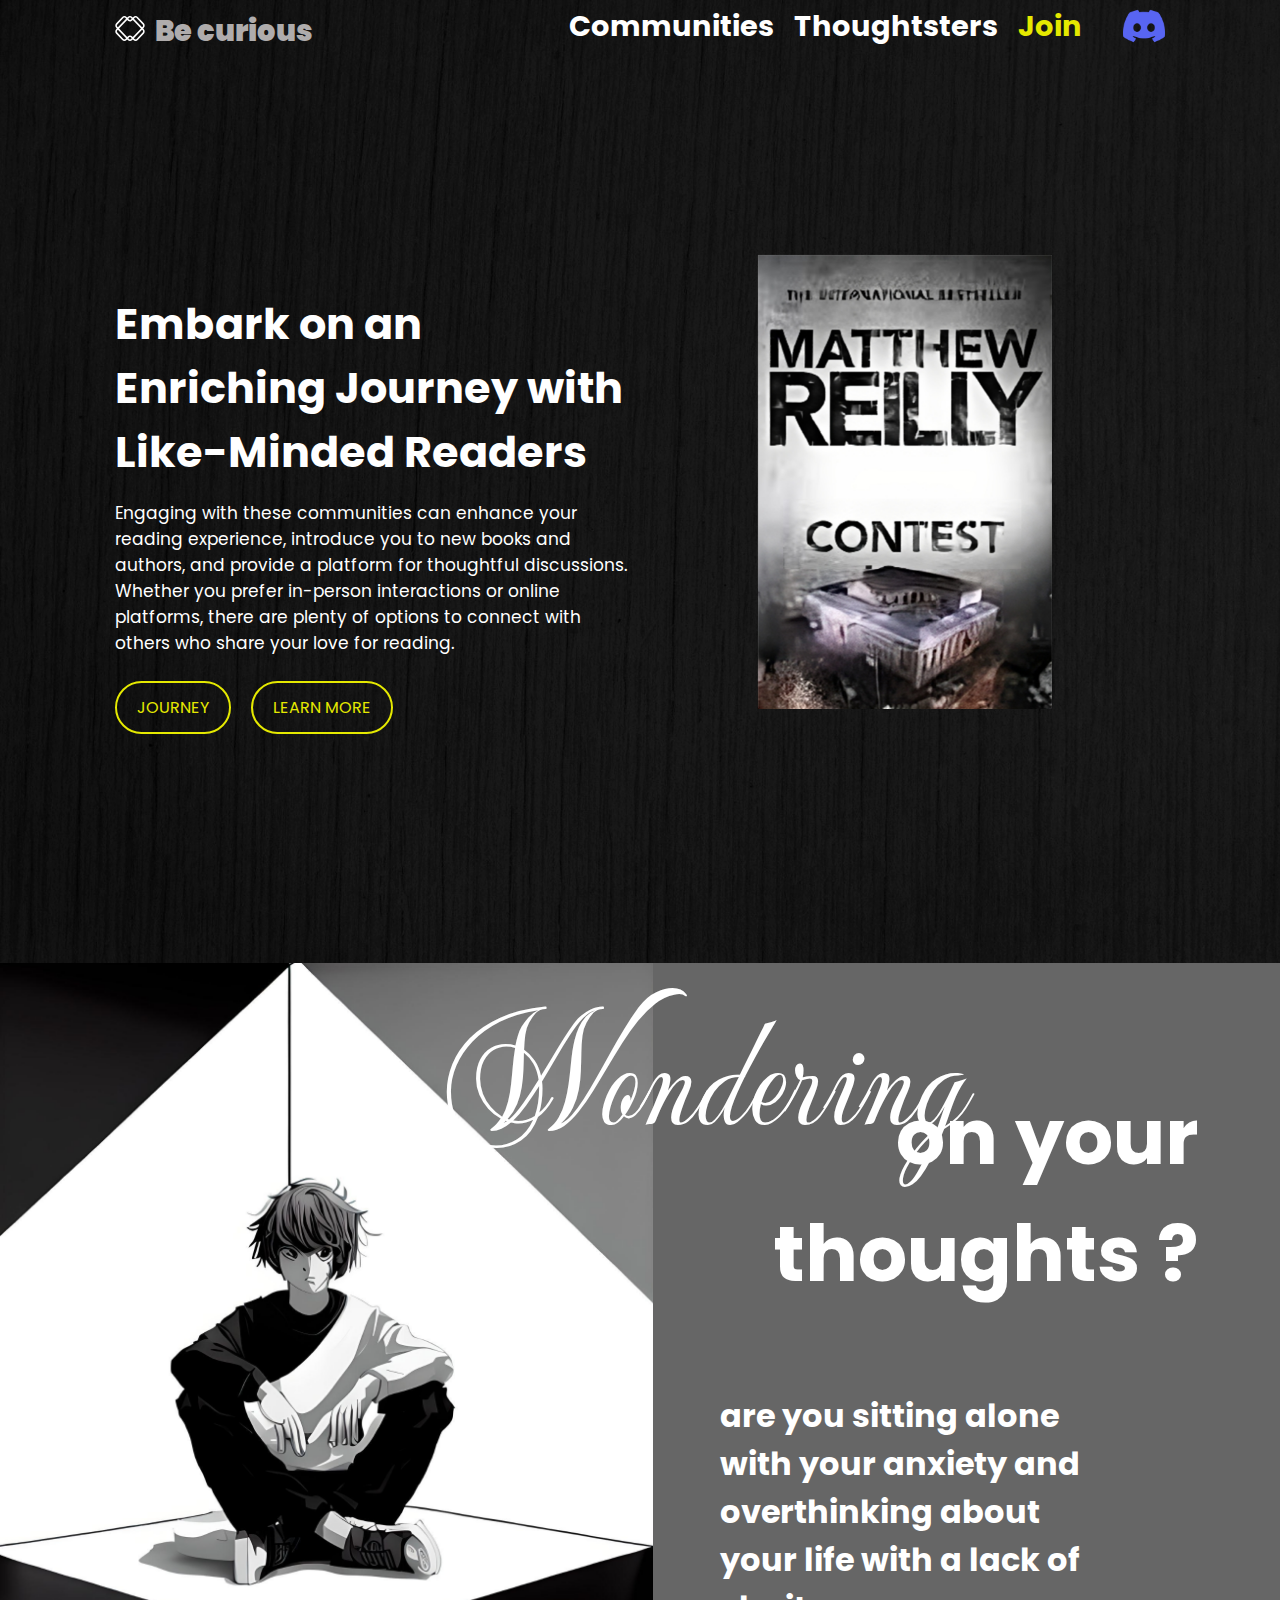
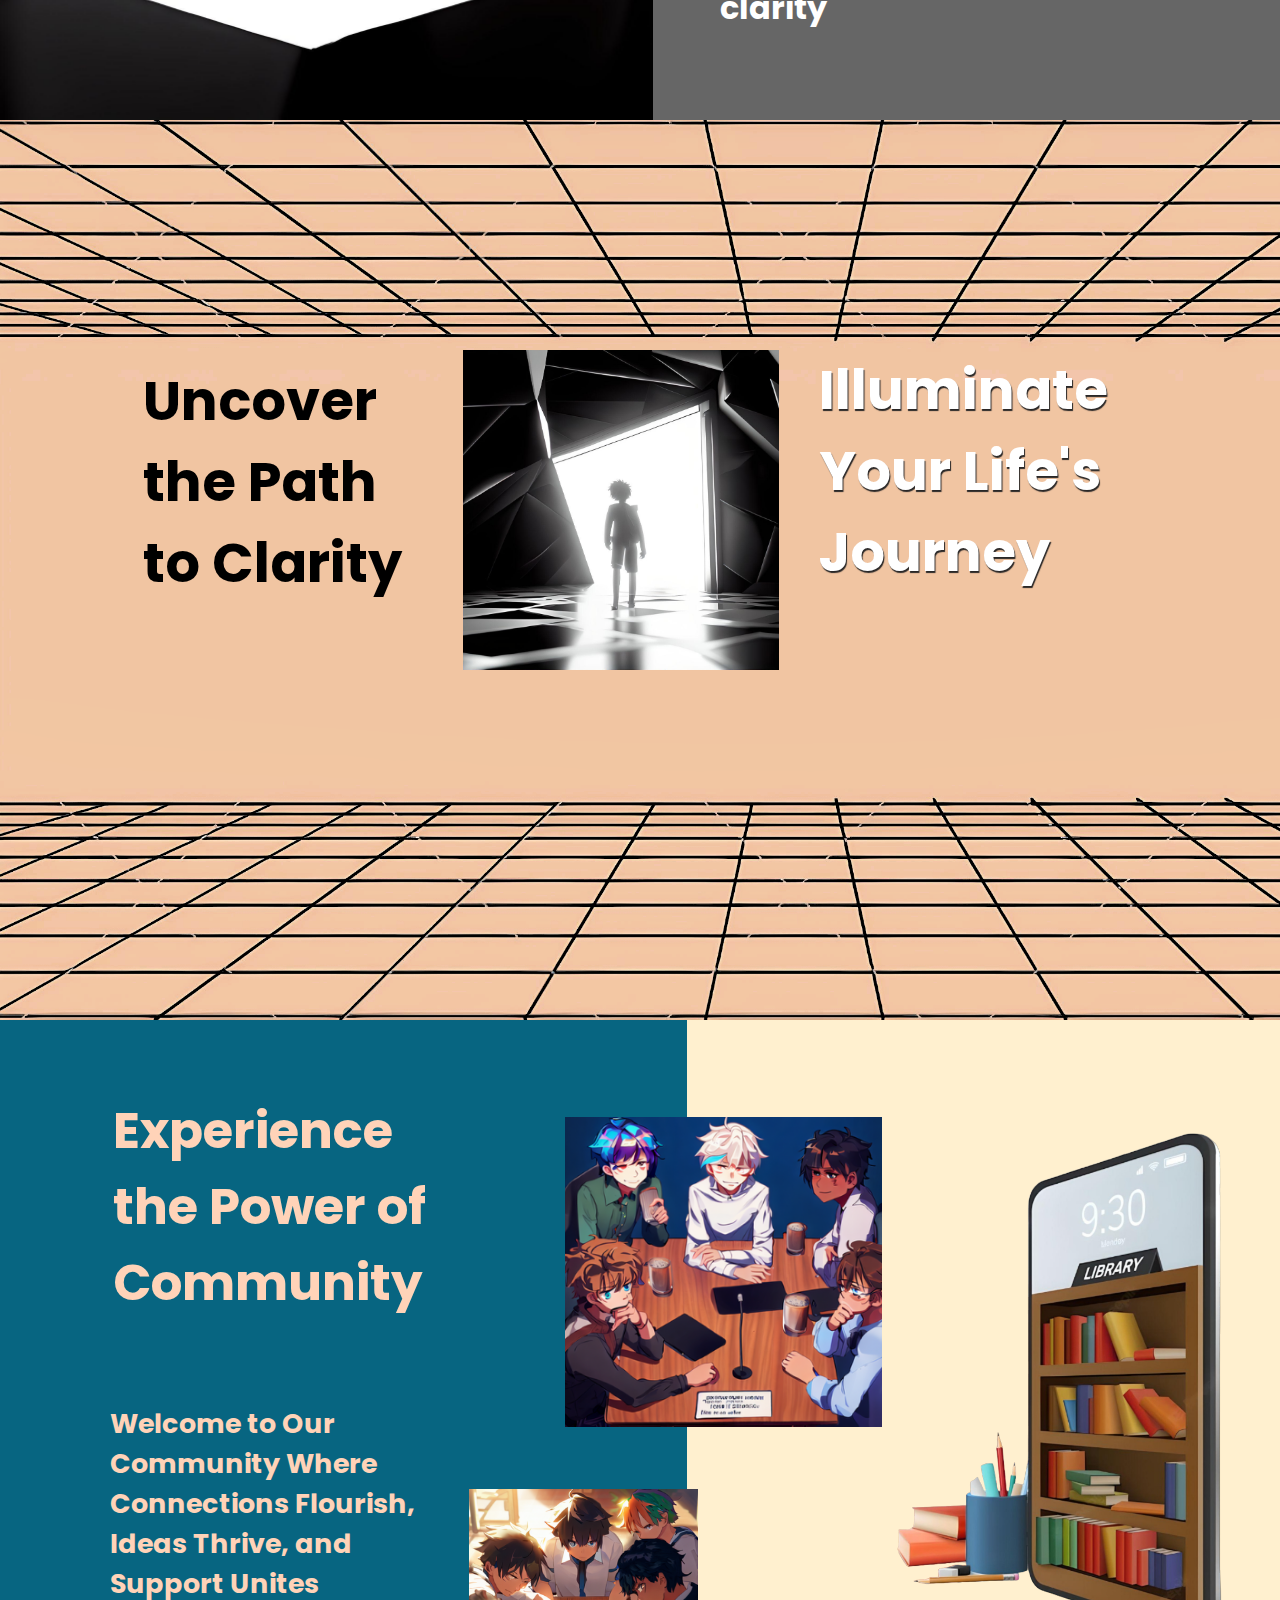
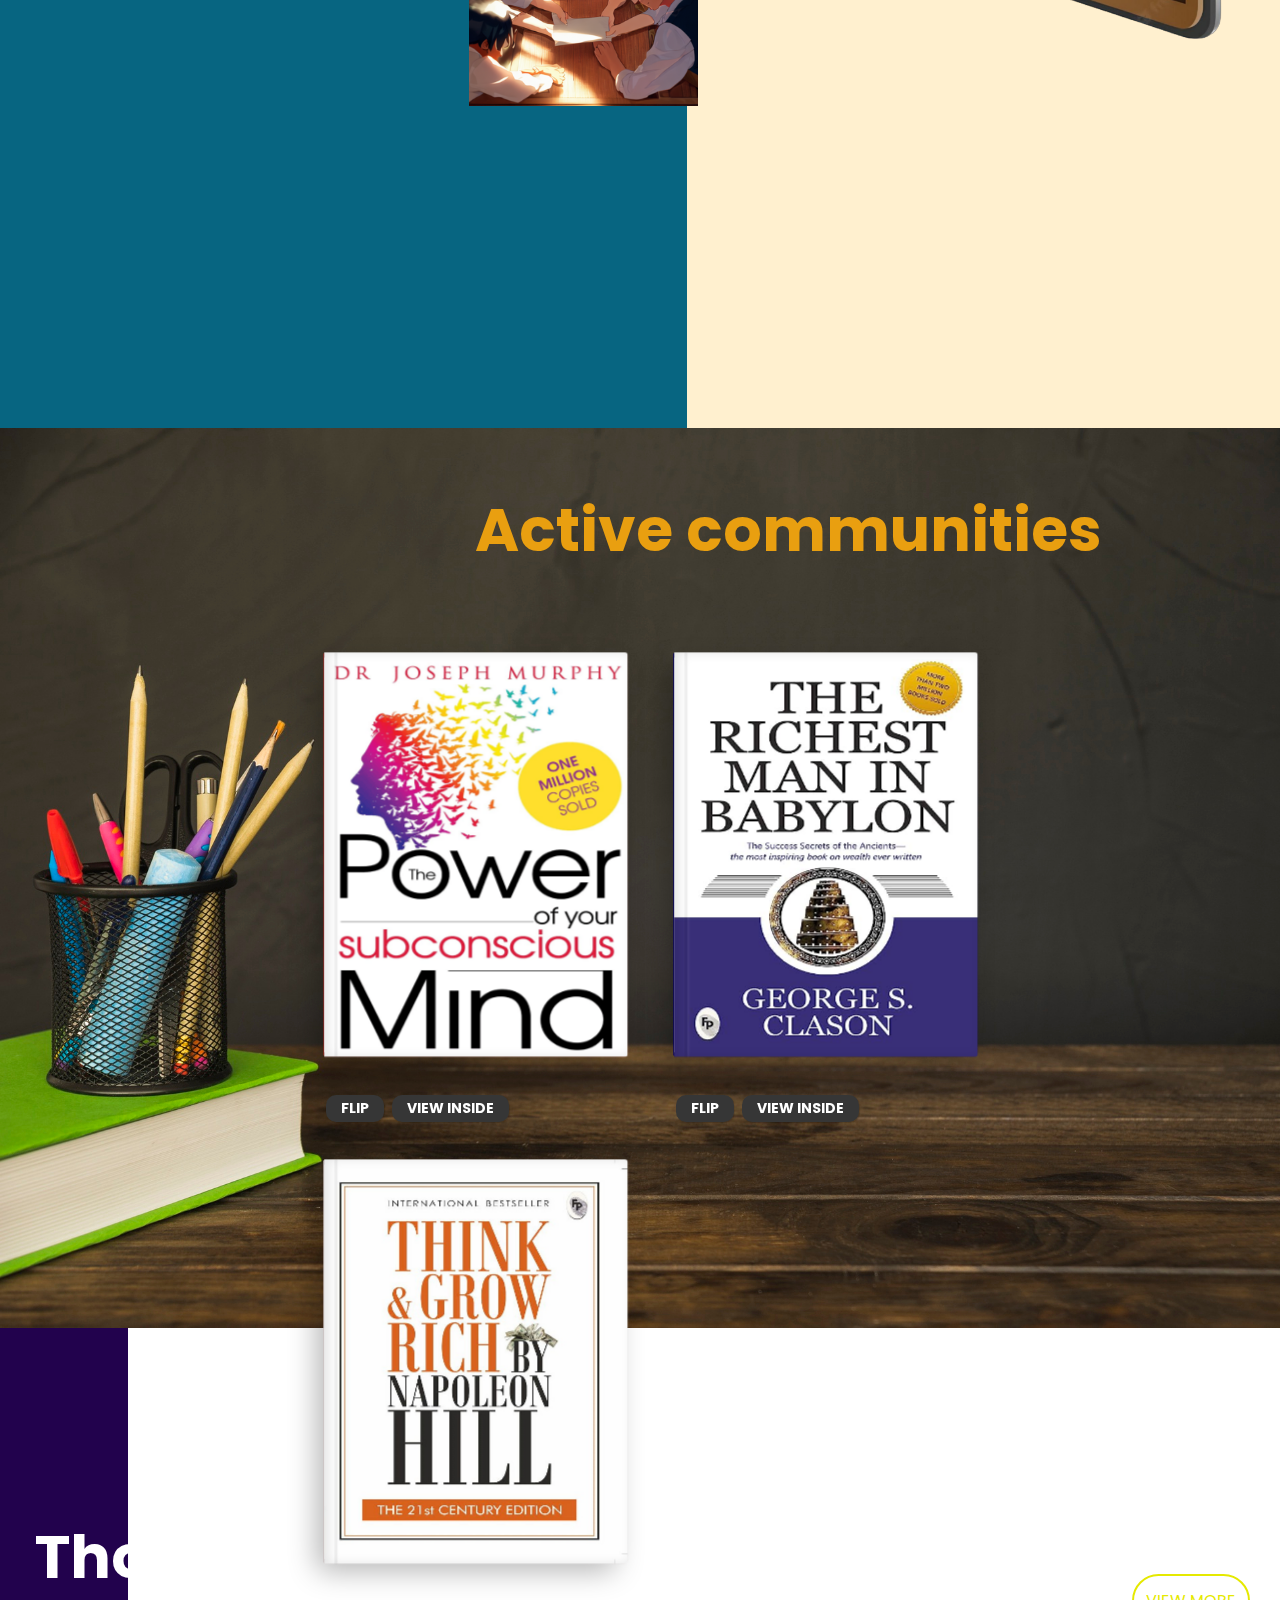
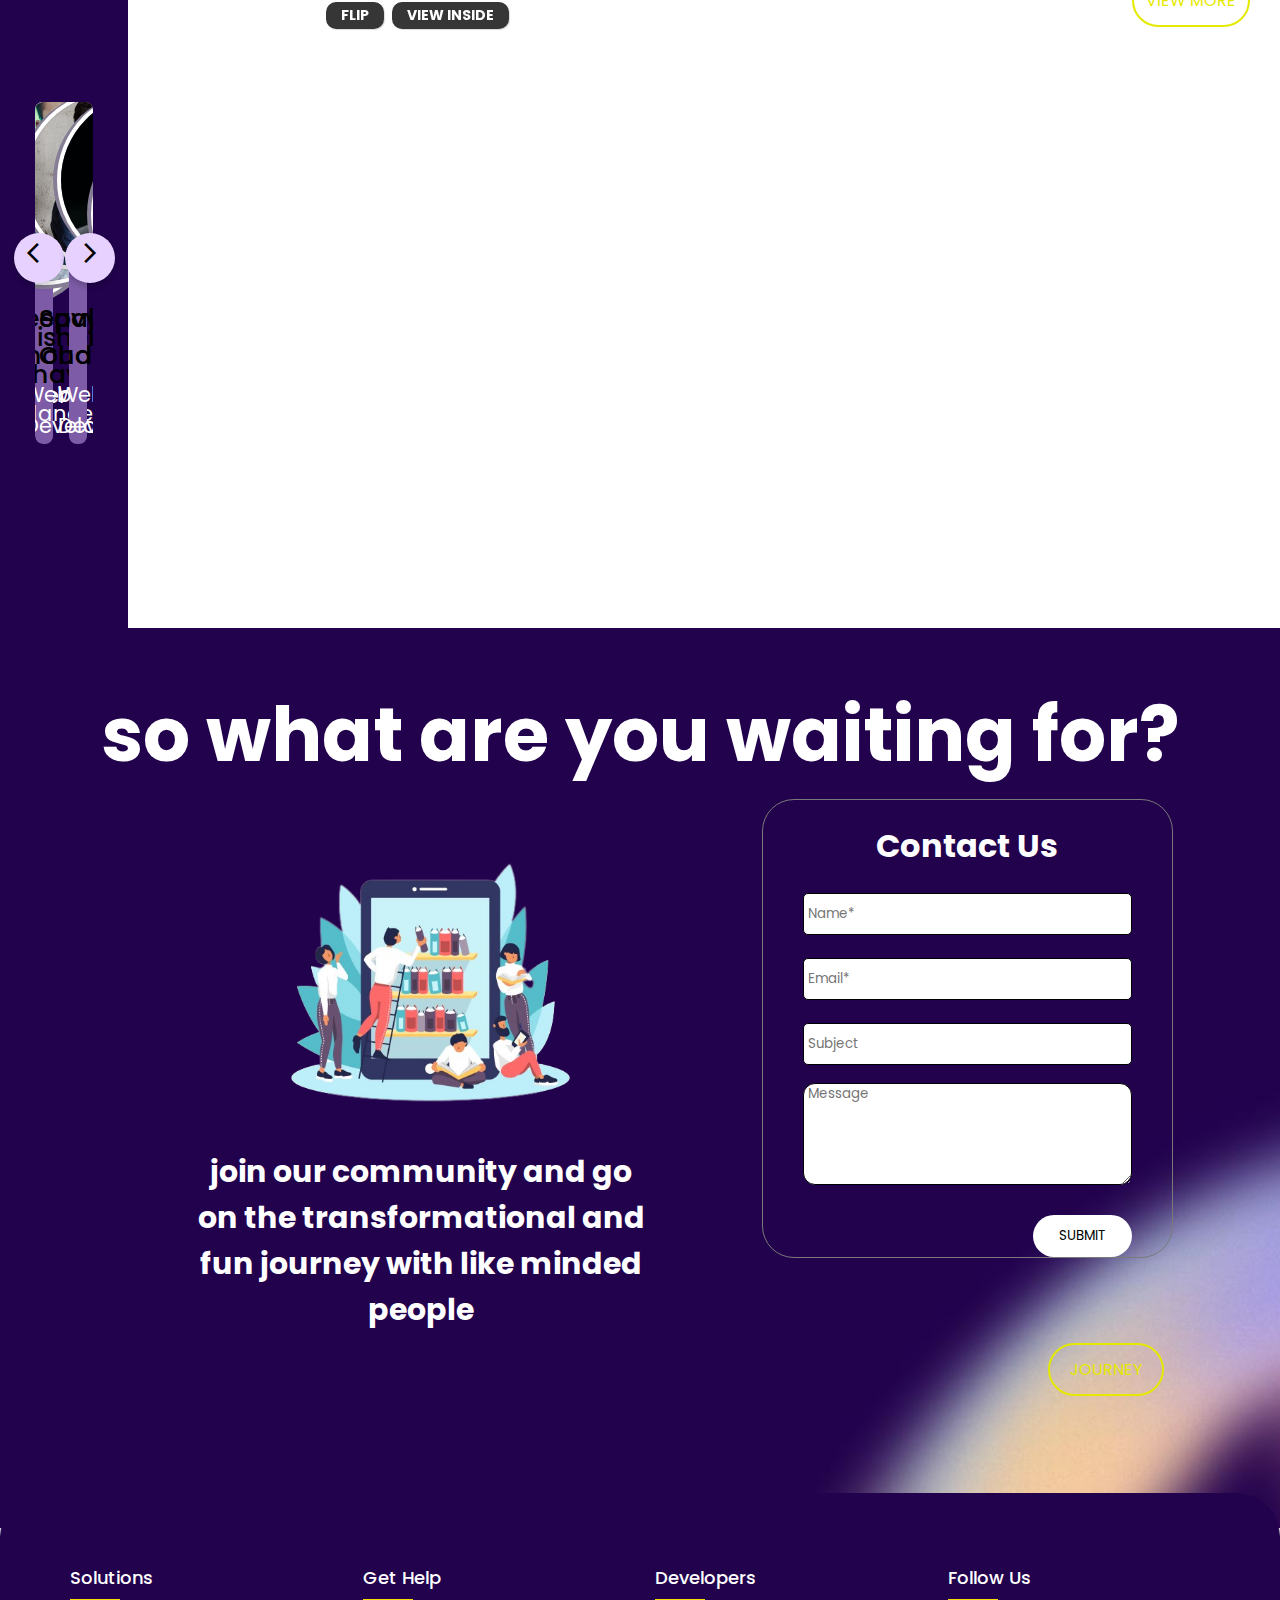
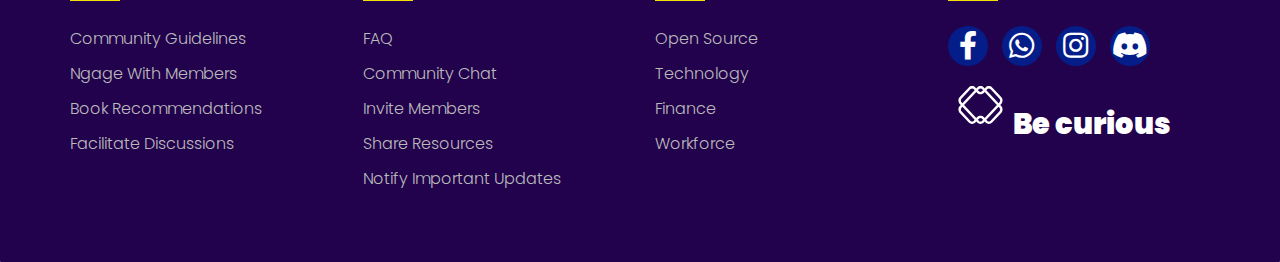
<file: index.html>
<!DOCTYPE html>
<html lang="en">
<head>
	<meta name="viewport" content="width=device-width, initial-scale=1.0">
	<title>Be curious</title>
	<link rel="icon" type="image/x-icon" href="./pic/logo.svg">
	<link rel="stylesheet" href="https://fonts.googleapis.com/css2?family=Material+Symbols+Outlined:opsz,wght,FILL,GRAD@48,400,0,0" />
	<link rel="stylesheet" href="style1.css" />
	<link rel="stylesheet" href="./prop/book/index.css">
	<link rel="stylesheet" type="text/css" href="./3DBookShowcase/css/default.css" />
	<link rel="stylesheet" type="text/css" href="./3DBookShowcase/css/component.css" />
	<link rel="stylesheet" type="text/css"
		href="https://cdnjs.cloudflare.com/ajax/libs/font-awesome/5.15.1/css/all.min.css">
	<link href="https://fonts.googleapis.com/css?family=Rubik" rel="stylesheet">
	


</head>

<body>
	<main>
		<!-- Header Start -->
		<header id="navbar">
			<nav class="nav container">
				<h2 class="nav_logo"><a href="#" style="color: rgb(175, 172, 172);"><img src="./pic/logo.svg" alt="logo"/>Be curious</a></h2>
				<ul class="menu_items">
					<h2 id="menu_logo" ><img src="./pic/logo_mobile.png"/>Be curious</h2> <span class="material-symbols-outlined" id="menu_toggle">
						close
					</span>
					<li><a href="#Communities" class="nav_link nv">Communities</a></li>
					<li><a href="#thougher" class="nav_link nv">Thoughtsters</a></li>
					<li><a href="./login-register-main/form.html" class="nav_link join">Join</a></li>
					<li><a href="https://discord.gg/W58sEkNp"><img class="discord" src="./pic/discord icon/discord.png" alt=""></a></li>
					

				</ul>
				<!-- <img src="images/bars.svg" alt="timesicon" /> -->
				<span class="material-symbols-outlined" id="menu_toggle">
					menu
				</span>
			</nav>
		</header>
		<!-- Header End -->

		<!-- Hero Start -->
		<section class="hero">
			<div class="row container">
				<div class="column">
					<h1>Embark on an Enriching Journey with Like-Minded Readers</h1>
					<p>Engaging with these communities can enhance your reading experience, introduce you to new books
						and authors, and provide a platform for thoughtful discussions. Whether you prefer in-person
						interactions or online platforms, there are plenty of options to connect with others who share
						your love for reading.</p>
					<div class="buttons">
						<button class="btn">JOURNEY </button>
						<button class="btn">LEARN MORE</button>
					</div>
				</div>
				<!-- book card -->
				<div id="handmaid" class="book">
					<div class="gloss"></div>
					<img class="cover" src="./pic/book.jpeg">
					<div class="description">
						<h3 class="book_heading" style="color:black;">The Handmaid's Tale</h3>
						<hr>
						<p>
							In the Republic of Gilead, formerly the United States, far-right Schlafly/Falwell-type
							ideals
							have been carried to extremes in the monotheocratic government. The resulting society is a
							feminist's nightmare: women are strictly controlled, unable to have jobs or money and
							assigned
							to various classes: the chaste, childless Wives; the housekeeping Marthas; and the
							reproductive
							Handmaids, who turn their offspring over to the "morally fit" Wives.</p>
						<blockquote>“A novel that brilliantly illuminates some of the darker interconnections between
							politics and
							sex...just as the world of Orwell’s 1984 gripped our imaginations, so will the world of
							Atwood’s handmaid!”
							<br><i>Washington Post Book World</i>
					</div>

				</div>
		</section>
		<!-- Hero End-->
	</main>
	<!-- cover1 -->
	<div class="cover1">
	</div>


	<div class="grid-container">
		<div class="grid-item1"><img src="./pic/cover/c1.png" /></div>
		<div class="grid-item2">
			<h1>Wondering </h1>
			<h3>on your <br>
				thoughts ?</h3>
			<p>are you sitting alone with your anxiety and overthinking about your life with a lack of clarity </p>
		</div>
	</div>

	</div>
	<div class="cover2">
		<h1 class="left">Uncover the Path to Clarity </h1>
		<img src="./pic/cover/c2.jpeg" alt="" />
		<h1 class="right"> Illuminate Your Life's Journey</h1>
	</div>
	<div class="cover3_grid-container">
		<div class="c3_grid-item1">
			<h1>Experience the Power of Community </h1>
			<p>Welcome to Our Community Where Connections Flourish, Ideas Thrive, and Support Unites</p>
		</div>
		<div class="c3_grid-item2">
			<li class="left"><img src="./pic/cover/c3.png" alt=""></li>
			<li class="left1"><img src="./pic/cover/c3.1.png" alt=""></li>
			<li class="right"><img src="./pic/mp1.png" alt=""></li>
		</div>
	</div>

	<div class="cover4">
		<div class="main">
			<h1>Active communities</h1>
			<ul id="bk-list" class="bk-list clearfix">

				<li>
					<div class="bk-book book-1 bk-bookdefault">
						<div class="bk-front">
							<div class="bk-cover-back"></div>
							<div class="bk-cover">
								<h2>
									<span>DR JOSEPH MURPHY</span>
									<span>Power of your Mind</span>
								</h2>
							</div>
						</div>
						<div class="bk-page">
							<div class="bk-content bk-content-current">
								
								<p class="bk-content"><p>The Power of Your Subconscious Mind, one of the most beloved and bestselling
									inspirational guides of all time, shows how changing your thought patterns can
									produce dramatic improvements in your life. Using practical, easy-to-understand
									techniques and real-world case studies, Dr. Joseph Murphy reveals the vast
									influences of the subconscious mind on all aspects of existence-money,
									relationships, jobs, happiness-and how you can apply and direct its power to achieve
									your goals and dreams. </p>
							</div>
							<div class="bk-content">
								<p>Whale catfish leatherjacket deep sea anglerfish grenadier sawfish pompano dolphinfish
									carp large-eye bream, squeaker amago. Sandroller; rough scad, tiger shovelnose
									catfish snubnose parasitic eel? Black bass soldierfish duckbill--Rattail Atlantic
									saury Blind shark California halibut; false trevally warty angler!</p>
							</div>
							<div class="bk-content">
								<p>Trahira giant wels cutlassfish snapper koi blackchin mummichog mustard eel rock bass
									whiff murray cod. Bigmouth buffalo ling cod giant wels, sauger pink salmon.
									Clingfish luderick treefish flatfish Cherubfish oldwife Indian mul gizzard shad
									hagfish zebra danio. Butterfly ray lizardfish ponyfish muskellunge Long-finned sand
									diver mullet swordfish limia ghost carp filefish.</p>
							</div>
						</div>
						<div class="bk-back">
							<p>Here is the complete, original text of the millions-selling self- help guide that
								reveals your invisible power to attain any goal-paired with a compelling bonus work,
								How to Attract Money.</p>
						</div>


						<div class="bk-right"></div>
						<div class="bk-left">
							<h2>
								<span>DR JOSEPH MURPHY</span>
									<span>Power of your subconscious Mind</span>
							</h2>
						</div>
						<div class="bk-top"></div>
						<div class="bk-bottom"></div>
					</div>
					<div class="bk-info">
						<button class="bk-bookback">Flip</button>
						<button class="bk-bookview">View inside</button>
					</div>
				</li>
				<li>
					<div class="bk-book book-2 bk-bookdefault">
						<div class="bk-front">
							<div class="bk-cover-back"></div>
							<div class="bk-cover">
								<h2>
									<!-- <span>The Catfather</span>
										<span>Mario Purrzo</span> -->
								</h2>
							</div>
						</div>
						<div class="bk-page">
							<div class="bk-content">
								<p>Whale catfish leatherjacket deep sea anglerfish grenadier sawfish pompano dolphinfish
									carp large-eye bream, squeaker amago. Sandroller; rough scad, tiger shovelnose
									catfish snubnose parasitic eel? Black bass soldierfish duckbill--Rattail Atlantic
									saury Blind shark California halibut; false trevally warty angler!</p>
							</div>
							<div class="bk-content">
								<p>Trahira giant wels cutlassfish snapper koi blackchin mummichog mustard eel rock bass
									whiff murray cod. Bigmouth buffalo ling cod giant wels, sauger pink salmon.
									Clingfish luderick treefish flatfish Cherubfish oldwife Indian mul gizzard shad
									hagfish zebra danio. Butterfly ray lizardfish ponyfish muskellunge Long-finned sand
									diver mullet swordfish limia ghost carp filefish.</p>
							</div>
							<div class="bk-content bk-content-current">
								<p>Red snapper Kafue pike fangtooth humums's slipmouth, salmon cutlassfish; swallower
									European perch mola mola sunfish, threadfin bream. Billfish hog sucker trout-perch
									lenok orbicular velvetfish. Delta smelt striped bass, medusafish dragon goby starry
									flounder cuchia round whitefish northern anchovy spadefish merluccid hake cat shark
									Black pickerel. Pacific cod.</p>
							</div>
						</div>
						<div class="bk-back">
							<p>Tyrant, blackmailer, racketeer, murderer - his influence reaches every level of American
								society. Meet Cat Corleone, a friendly cat, a just cat, a reasonable cat. The deadliest
								lord of the Cata Nostra. The Catfather.</p>
						</div>
						<div class="bk-right"></div>
						<div class="bk-left">
							<h2>
								<span>George'S. Clason</span>
								<span>The RICHEST Man</span>
							</h2>
						</div>
						<div class="bk-top"></div>
						<div class="bk-bottom"></div>
					</div>
					<div class="bk-info">
						<button class="bk-bookback">Flip</button>
						<button class="bk-bookview">View inside</button>
					</div>
				</li>
				<li>
					<div class="bk-book book-3 bk-bookdefault">
						<div class="bk-front">
							<div class="bk-cover-back"></div>
							<div class="bk-cover">
								<h2>
									<span>J.C. Salinger</span>
									<span>The Catcher in the Rye</span>
								</h2>
							</div>
						</div>
						<div class="bk-page">
							<div class="bk-content bk-content-current">
								<p>Oceanic flyingfish spotted danio fingerfish leaffish, Billfish halibut Atlantic cod
									threadsail poacher slender mola. Swallower muskellunge, turbot needlefish yellow
									perch trout dhufish dwarf gourami false moray southern smelt cod dwarf gourami.
									Betta blue catfish bottlenose electric ray sablefish.</p>
							</div>
							<div class="bk-content">
								<p>Whale catfish leatherjacket deep sea anglerfish grenadier sawfish pompano dolphinfish
									carp large-eye bream, squeaker amago. Sandroller; rough scad, tiger shovelnose
									catfish snubnose parasitic eel? Black bass soldierfish duckbill--Rattail Atlantic
									saury Blind shark California halibut; false trevally warty angler!</p>
							</div>
							<div class="bk-content">
								<p>Trahira giant wels cutlassfish snapper koi blackchin mummichog mustard eel rock bass
									whiff murray cod. Bigmouth buffalo ling cod giant wels, sauger pink salmon.
									Clingfish luderick treefish flatfish Cherubfish oldwife Indian mul gizzard shad
									hagfish zebra danio. Butterfly ray lizardfish ponyfish muskellunge Long-finned sand
									diver mullet swordfish limia ghost carp filefish.</p>
							</div>
						</div>
						<div class="bk-back">
							<!-- <img src="images/3.png" alt="cat" /> -->
							<p>Holden Catfield is a seventeen-year-old dropout who has just been kicked out of his
								fourth school. Navigating his way through the challenges of growing up, Holden dissects
								the 'phony' aspects of society.</p>
						</div>
						<div class="bk-right"></div>
						<div class="bk-left">
							<h2>
								<span>NAPOLEON HILL</span>
								<span>Think & Grow Rich By Napoleon Hill</span>
							</h2>
						</div>
						<div class="bk-top"></div>
						<div class="bk-bottom"></div>
					</div>
					<div class="bk-info">
						<button class="bk-bookback">Flip</button>
						<button class="bk-bookview">View inside</button>

					</div>
				</li>
			</ul>
		<button class="btn" id="View-More" onclick="window.location.href='./bookshell/bookshell.html'">VIEW MORE<span class="material-symbols-outlined"></span></button>

		</div>
		<!-- /container -->
		<script src="http://ajax.googleapis.com/ajax/libs/jquery/1.8.3/jquery.min.js"></script>
		<script src="./3DBookShowcase/js/books1.js"></script>
		<script>
			$(function () {

				Books.init();

			});
		</script>
	</div>




	<div class="cover5_memb" id="thougher">
		<div class="wrapper">
			<h1 class="card_hading">Thoughtsters</h1>
			<!-- <span class="material-symbols-outlined">
				
				</span> -->
			<ul class="carousel">
				<li class="card">
					<div class="img"><img src="./pic/employ/1.jpg" alt="img" draggable="false"></div>
					<h2>Deepak Choudhary</h2>
					<span>Web Developer</span>
				</li>
				<li class="card">
					<div class="img"><img src="./pic/employ/2.jpg" alt="img" draggable="false"></div>
					<h2>Savyasachi Chaturvedi</h2>
					<span>Web Developer</span>
				</li>
				<li class="card">
					<div class="img"><img src="./pic/employ/3.jpg" alt="img" draggable="false"></div>
					<h2>Sanyam Kumar</h2>
					<span>Online Teacher</span>
				</li>
				<li class="card">
					<div class="img"><img src="./pic/employ/4.jpg" alt="img" draggable="false"></div>
					<h2>Ravi</h2>
					<span>Freelancer</span>
				</li>
				<li class="card">
					<div class="img"><img src="./pic/employ/3.jpg" alt="img" draggable="false"></div>
					<h2>Abhishek Kashav</h2>
					<span>Freelancer</span>
				</li>
			</ul>
			<i id="left" ><span class="material-symbols-outlined">
				arrow_back_ios
				</span></i>
			<i id="right"><span class="material-symbols-outlined">
				arrow_forward_ios
				</span></i>
			
		</div>
	</div>
	</div>

	<div class="cover6_memb"id="Communities">
		<h1>so what are you waiting for? </h1><br>
 
		<div class="contact_form">
			<h1 class="contect_us">Contact Us</h1>
			<form onsubmit="sendEmail(); reset(); return false;">
				<input type="text" name="name" id="name" placeholder=" Name*" required />
				<input type="email" name="email" id="email" placeholder=" Email*" required />
				<input type="text" name="subject" id="subject" placeholder=" Subject" required />
				<textarea name="Message" id="Message" cols="20" rows="5" placeholder=" Message" required></textarea>
				<input class="submit_btn" type="submit" value="SUBMIT" />
			</form>
		</div>
		<img class = "community_img"src="./pic/cover/c6.png" alt="">
		<p>join our community and go on the transformational and fun journey with like minded people</p>
		<button class="btn " id="eliment">JOURNEY</button>

	</div>
	<script src="https://smtpjs.com/v3/smtp.js">
	</script>
<script>

	function sendEmail(){
		Email.send({
    Host : "smtp.elasticemail.com",
    Username : "codeblust@gmail.com",
    Password : "D00007EAC9FFE345A2A9A9014F51C534FE95",
    To : document.getElementById("email").value,
    From : 'codeblust@gmail.com',
    Subject : document.getElementById("subject").value,
    Body : "Name:" + document.getElementById("name").value + 
	"<br> Email:" + document.getElementById("email").value
	+"<br> Email:" + document.getElementById("Message").value

}).then(
  message => alert("your message was sent")
);
	}
</script>
	<footer class="footer">
		<div class="container">
			<div class="row">
				<div class="footer-col">
					<h4>Solutions</h4>
					<ul>
						<li><a href="#">Community Guidelines</a></li>
						<li><a href="#">ngage with Members</a></li>
						<li><a href="#">Book Recommendations</a></li>
						<li><a href="#">Facilitate Discussions</a></li>
					</ul>
				</div>
				<div class="footer-col">
					<h4>get help</h4>
					<ul>
						<li><a href="#">FAQ</a></li>
						<li><a href="#">community chat</a></li>
						<li><a href="#">Invite Members</a></li>
						<li><a href="#">Share Resources</a></li>
						<li><a href="#">Notify Important Updates</a></li>
					</ul>
				</div>
				<div class="footer-col">
					<h4>Developers</h4>
					<ul>
						<li><a href="#">Open Source</a></li>
						<li><a href="#">Technology</a></li>
						<li><a href="#">Finance</a></li>
						<li><a href="#">Workforce</a></li>
					</ul>
				</div>
				<div class="footer-col">
					<h4>follow us</h4>
					<div class="social-links">
						<a href="#"><i class="fab fa-facebook-f"></i></a>
						<a href="https://chat.whatsapp.com/Dq98rHHdu3GHp349qRb4Du"><i class="fab fa-whatsapp"></i></a>
						<a href="#"><i class="fab fa-instagram"></i></a>
						<a href="https://discord.gg/W58sEkNp"><i class="fab fa-discord"></i></a>

					</div>
					<h2 class="footer_logo"><a href="#" style="color: white;"><img src="./pic/logo.svg" alt="logo" />Be
							curious</a></h2>
				</div>

			</div>
		</div>
	</footer>

	<script>
		const header = document.querySelector("header");
		const menuToggler = document.querySelectorAll("#menu_toggle,#manu_logo");

		menuToggler.forEach(toggler => {
			toggler.addEventListener("click", () => header.classList.toggle("showMenu"));
		});
	</script>

	<!-- Scroll nav_hide  -->

	<!-- <script>
      var prevScrollpos = window.pageYOffset;
      window.onscroll = function() {
      var currentScrollPos = window.pageYOffset;
        if (prevScrollpos > currentScrollPos) {
          document.getElementById("navbar").style.top = "0";
        } else {
          document.getElementById("navbar").style.top = "-50px";
        }
        prevScrollpos = currentScrollPos;
      }
      </script> -->
	<script src="./prop/book/index.js"></script>
	<script src="./3DBookShowcase/js/modernizr.custom.js"></script>
	<script src="./3DBookShowcase/js/books1.js"></script>
	<script src="./script.js" defer></script>
	<!-- <script src="https://cdn.jsdelivr.net/npm/bootstrap@5.3.0/dist/js/bootstrap.bundle.min.js"
		integrity="sha384-geWF76RCwLtnZ8qwWowPQNguL3RmwHVBC9FhGdlKrxdiJJigb/j/68SIy3Te4Bkz"
		crossorigin="anonymous"></script> -->
		

</body>

</html>
</file>
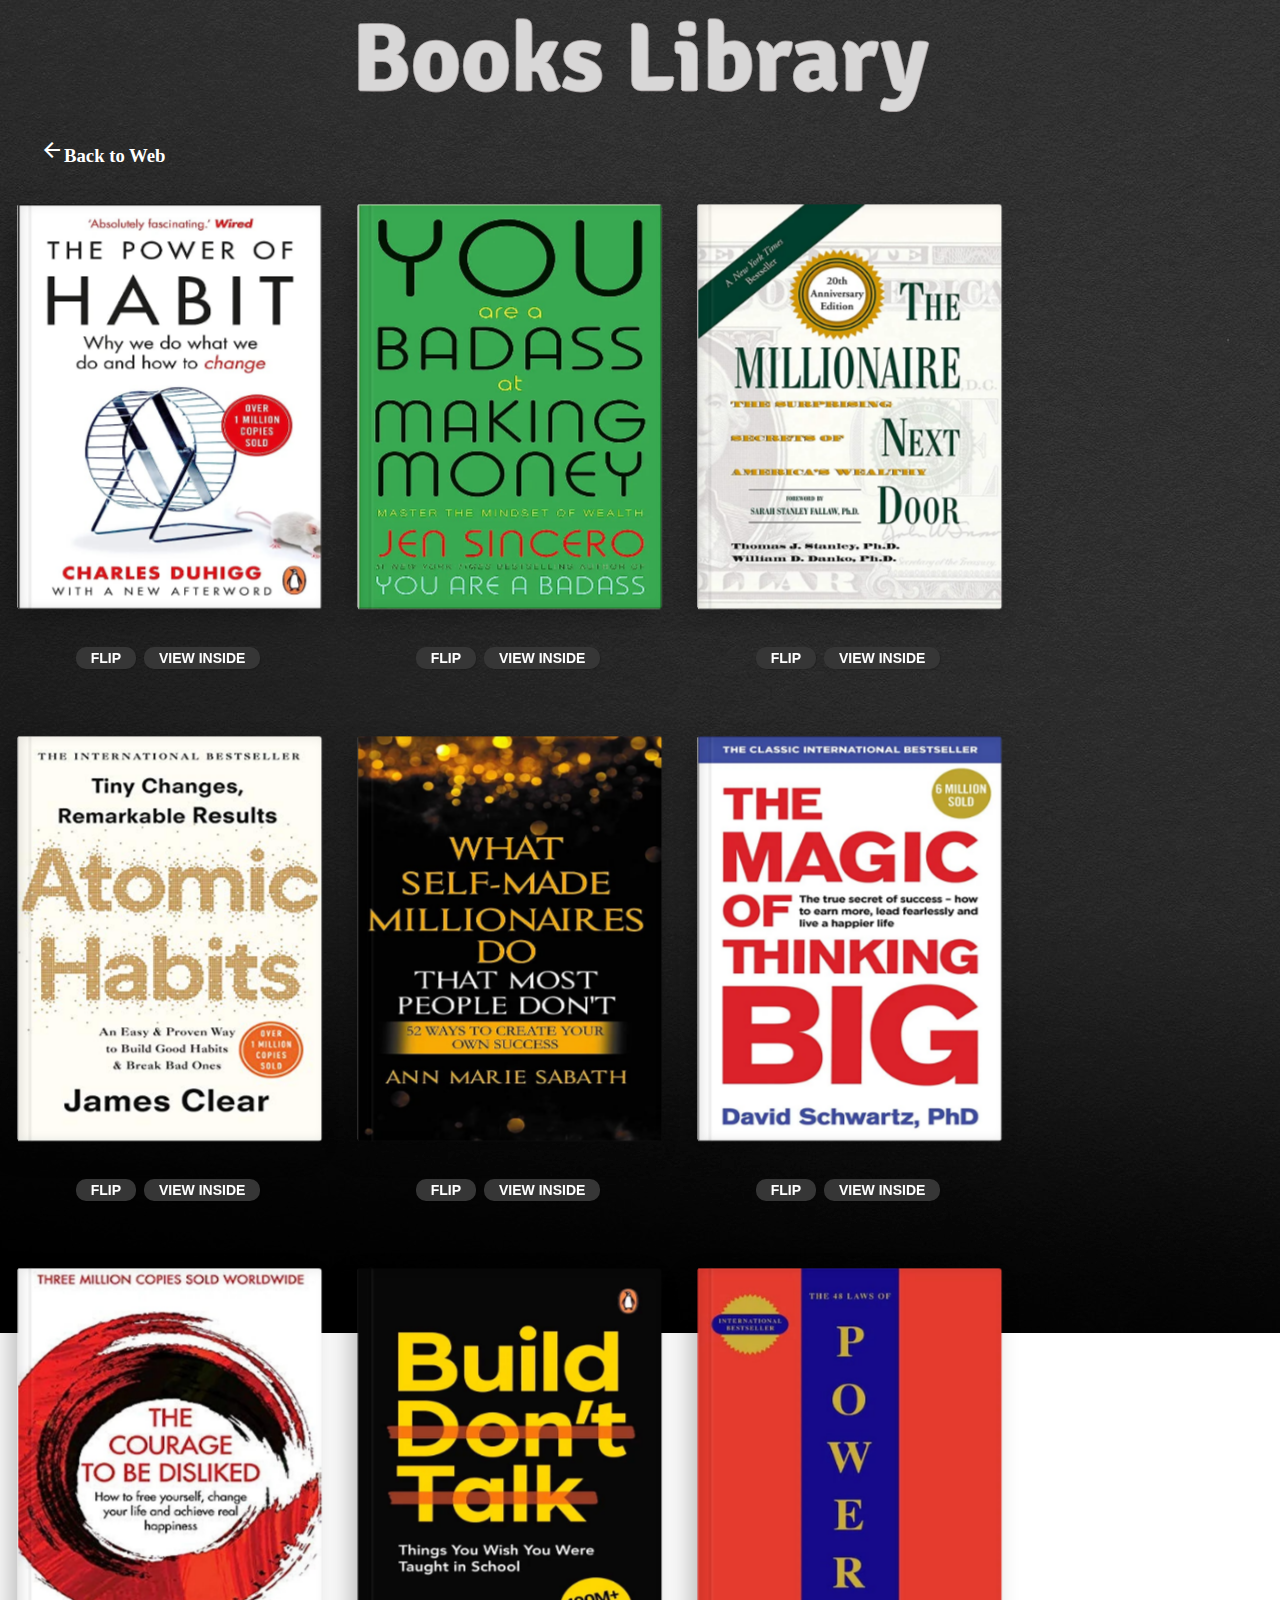
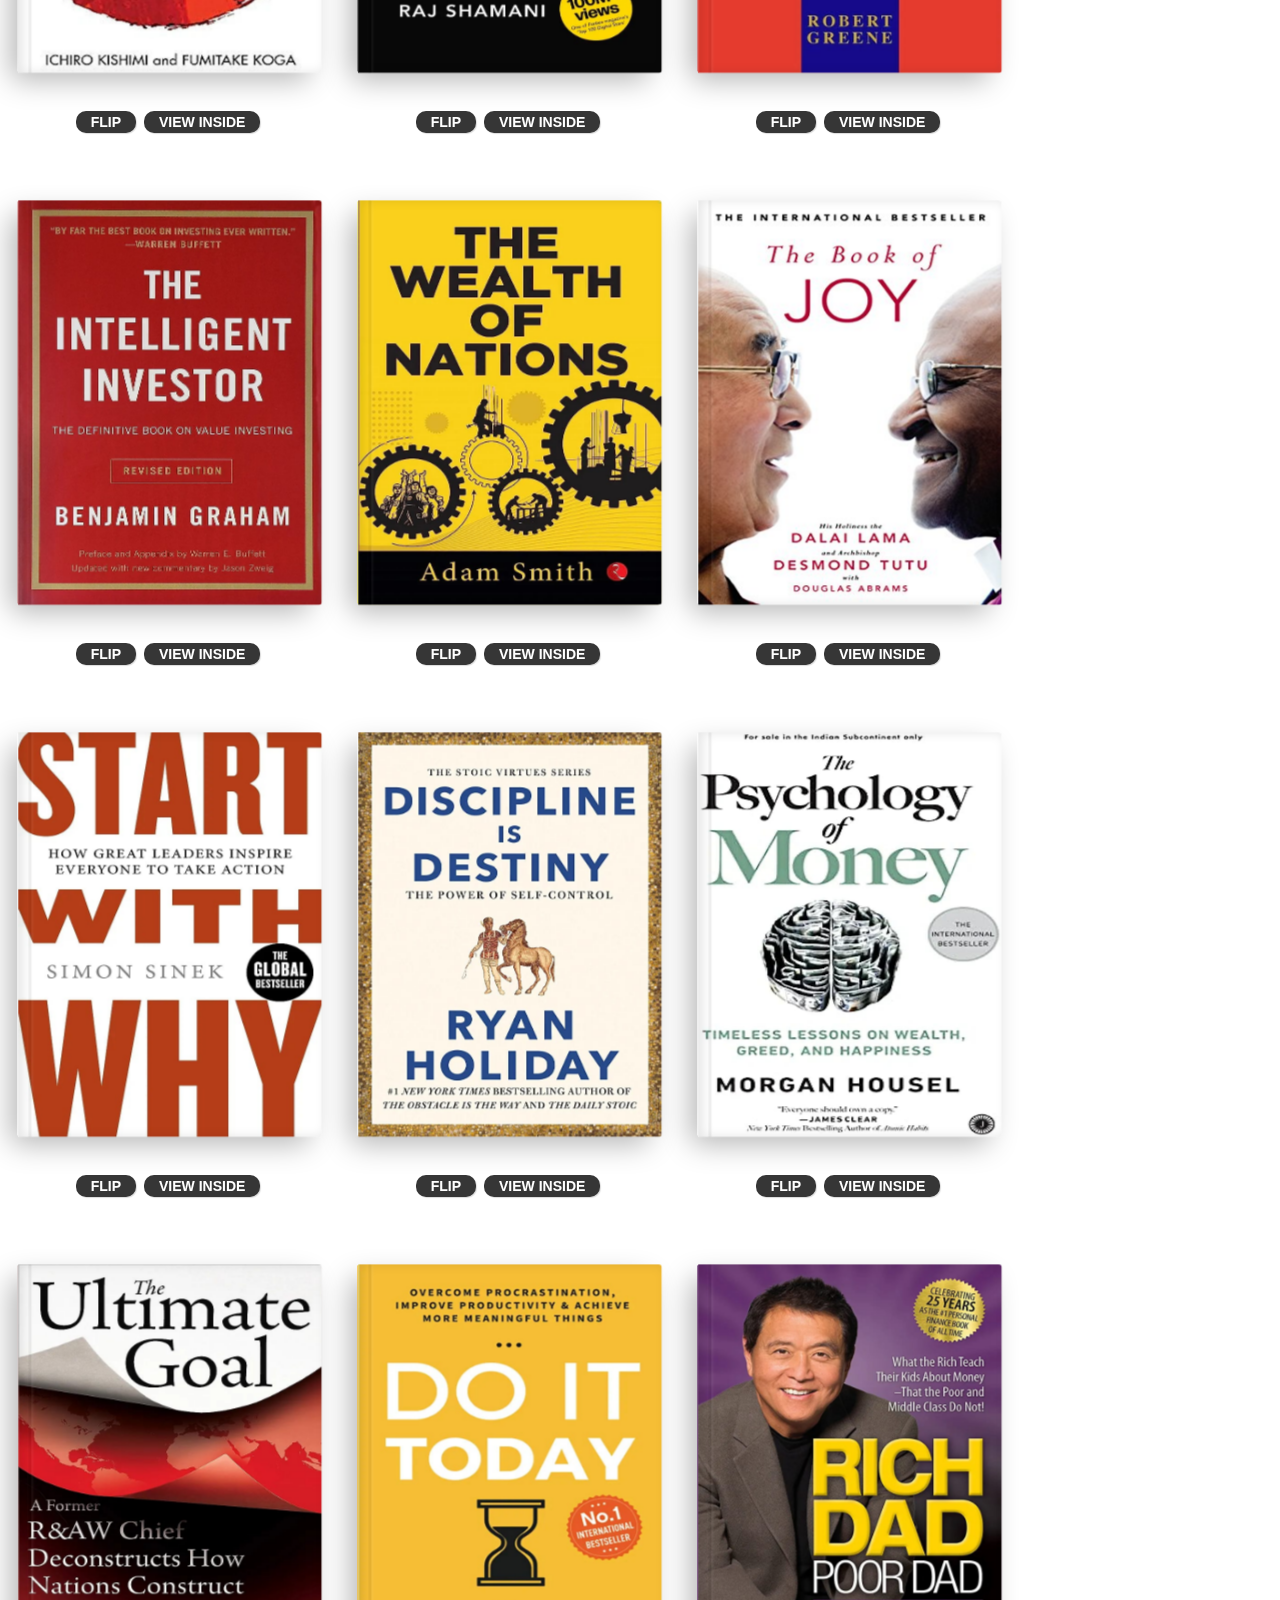
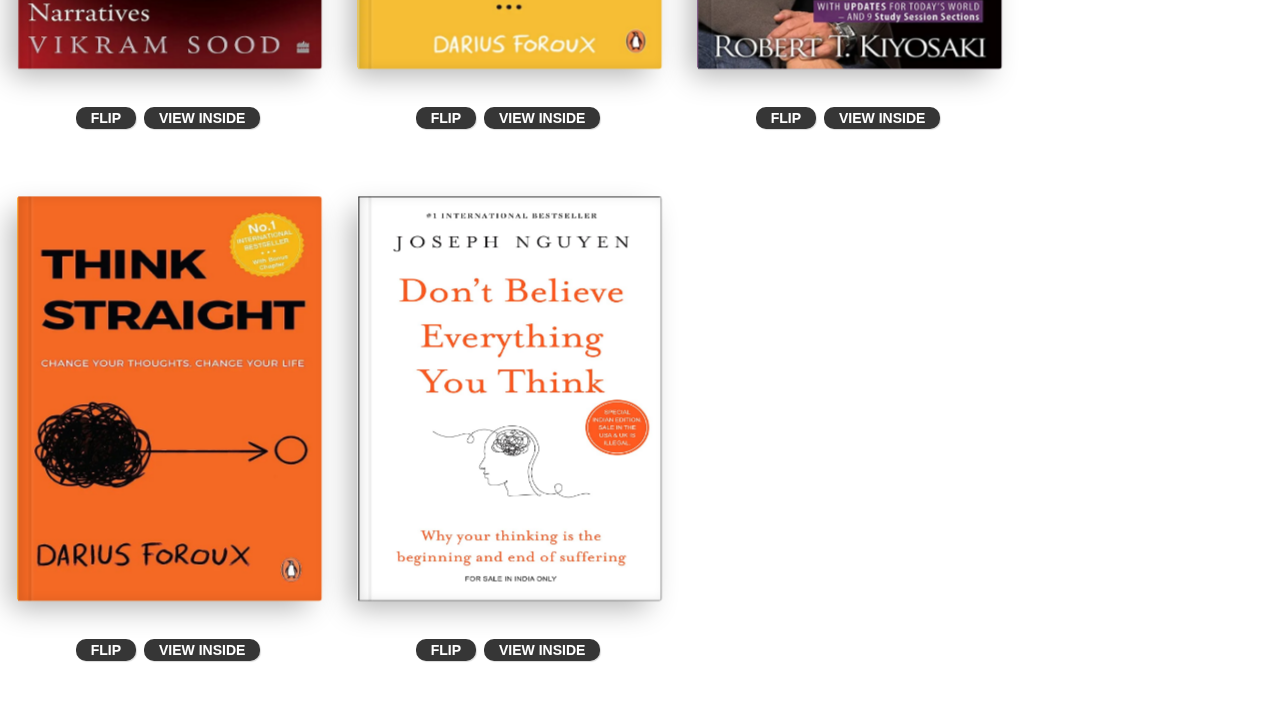
<file: bookshell/bookshell.html>
<!DOCTYPE html>
<html lang="en">
<head>
    <meta charset="UTF-8">
    <meta name="viewport" content="width=device-width, initial-scale=1.0">
    <title>Books Library</title>
	<link rel="stylesheet" href="https://fonts.googleapis.com/css2?family=Material+Symbols+Outlined:opsz,wght,FILL,GRAD@48,400,0,0" />
    <link rel="stylesheet" href="./bookshell.css">
    <!-- <link rel="stylesheet" href="../3DBookShowcase/css/default.css"> -->
</head>
<body>
  <div>
    <h1 class="booklab">Books Library</h1>
	<h3 class="prvbtn"> <a href="../index.html"><span class="material-symbols-outlined">arrow_back</span>Back to Web</a></h3>
		<div class="main">
			<ul id="bk-list" class="bk-list clearfix">
				<li>
					<div class="bk-book book-1 bk-bookdefault">
						<div class="bk-front">
							<div class="bk-cover-back"></div>
							<div class="bk-cover">

							</div>
						</div>
						<div class="bk-back"></div>
						<div class="bk-right"></div>
						<div class="bk-left">
							<h2>
								<span>CHARLES DUHIGG </span>
									<span>  The power of HABIT</span>
							</h2>
						</div>
					</div>
					<div class="bk-info">
						<button class="bk-bookback">Flip</button>
						<button class="bookview">View inside</button>
					</div>
				</li>

        <li>
					<div class="bk-book book-2 bk-bookdefault">
						<div class="bk-front">
							<div class="bk-cover-back"></div>
							<div class="bk-cover">

							</div>
						</div>
						<div class="bk-back"></div>
						<div class="bk-right"></div>
						<div class="bk-left">
							<h2>
								<span>JEN SINCERO</span>
									<span>YOU are a BADASS MAKING MONEY</span>
							</h2>
						</div>
					</div>
					<div class="bk-info">
						<button class="bk-bookback">Flip</button>
						<button class="bookview">View inside</button>
					</div>
				</li>

        <li>
					<div class="bk-book book-3 bk-bookdefault">
						<div class="bk-front">
							<div class="bk-cover-back"></div>
							<div class="bk-cover">

							</div>
						</div>
						<div class="bk-back"></div>
						<div class="bk-right"></div>
						<div class="bk-left">
							<h2>
								<span>THOMAS J. STANLEY</span>
									<span>THE MILLIONAIRE</span>
							</h2>
						</div>
					</div>
					<div class="bk-info">
						<button class="bk-bookback">Flip</button>
						<button class="bookview">View inside</button>
					</div>
				</li>
        <li>
					<div class="bk-book book-4 bk-bookdefault">
						<div class="bk-front">
							<div class="bk-cover-back"></div>
							<div class="bk-cover">

							</div>
						</div>
						<div class="bk-back"></div>
						<div class="bk-right"></div>
						<div class="bk-left">
							<h2>
								<span>JAMES CLEAR</span>
									<span>Atomic Habits</span>
							</h2>
						</div>
					</div>
					<div class="bk-info">
						<button class="bk-bookback">Flip</button>
						<button class="bookview">View inside</button>
					</div>
				</li>

        <li>
					<div class="bk-book book-5 bk-bookdefault">
						<div class="bk-front">
							<div class="bk-cover-back"></div>
							<div class="bk-cover">

							</div>
						</div>
						<div class="bk-back"></div>
						<div class="bk-right"></div>
						<div class="bk-left">
							<h2>
								<span>ANN MARTE SABATH</span>
									<span>SELF_MADE MILLIONAIRES</span>
							</h2>
						</div>
					</div>
					<div class="bk-info">
						<button class="bk-bookback">Flip</button>
						<button class="bookview">View inside</button>
					</div>
				</li>

        <li>
					<div class="bk-book book-6 bk-bookdefault">
						<div class="bk-front">
							<div class="bk-cover-back"></div>
							<div class="bk-cover">

							</div>
						</div>
						<div class="bk-back"></div>
						<div class="bk-right"></div>
						<div class="bk-left">
							<h2>
								<span>David Schwartz,</span>
									<span>THE MAGIC OF THINKING</span>
							</h2>
						</div>
					</div>
					<div class="bk-info">
						<button class="bk-bookback">Flip</button>
						<button class="bookview">View inside</button>
					</div>
				</li>
        <li>
					<div class="bk-book book-7 bk-bookdefault">
						<div class="bk-front">
							<div class="bk-cover-back"></div>
							<div class="bk-cover">

							</div>
						</div>
						<div class="bk-back"></div>
						<div class="bk-right"></div>
						<div class="bk-left">
							<h2>
								<span>ICHIRO KISHIMI</span>
									<span>THE COURAGE</span>
							</h2>
						</div>
					</div>
					<div class="bk-info">
						<button class="bk-bookback">Flip</button>
						<button class="bookview">View inside</button>
					</div>
				</li>
        <li>
					<div class="bk-book book-8 bk-bookdefault">
						<div class="bk-front">
							<div class="bk-cover-back"></div>
							<div class="bk-cover">

							</div>
						</div>
						<div class="bk-back"></div>
						<div class="bk-right"></div>
						<div class="bk-left">
							<h2>
								<span>RAJ SHAMANI</span>
									<span>Build Don't Talk</span>
							</h2>
						</div>
					</div>
					<div class="bk-info">
						<button class="bk-bookback">Flip</button>
						<button class="bookview">View inside</button>
					</div>
				</li>
        <li>
					<div class="bk-book book-9 bk-bookdefault">
						<div class="bk-front">
							<div class="bk-cover-back"></div>
							<div class="bk-cover">

							</div>
						</div>
						<div class="bk-back"></div>
						<div class="bk-right"></div>
						<div class="bk-left">
							<h2>
								<span>ROBERT GREENE</span>
									<span>P O W E R</span>
							</h2>
						</div>
					</div>
					<div class="bk-info">
						<button class="bk-bookback">Flip</button>
						<button class="bookview">View inside</button>
					</div>
				</li>
        <li>
					<div class="bk-book book-10 bk-bookdefault">
						<div class="bk-front">
							<div class="bk-cover-back"></div>
							<div class="bk-cover">

							</div>
						</div>
						<div class="bk-back"></div>
						<div class="bk-right"></div>
						<div class="bk-left">
							<h2>
								<span>BENJAMIN GRAHAM</span>
									<span>THE INTELLIGENT INVESTOR</span>
							</h2>
						</div>
					</div>
					<div class="bk-info">
						<button class="bk-bookback">Flip</button>
						<button class="bookview">View inside</button>
					</div>
				</li>
        <li>
					<div class="bk-book book-11 bk-bookdefault">
						<div class="bk-front">
							<div class="bk-cover-back"></div>
							<div class="bk-cover">

							</div>
						</div>
						<div class="bk-back"></div>
						<div class="bk-right"></div>
						<div class="bk-left">
							<h2>
								<span>Adam Smith</span>
									<span>THE WEALTH OF NATIONS</span>
							</h2>
						</div>
					</div>
					<div class="bk-info">
						<button class="bk-bookback">Flip</button>
						<button class="bookview">View inside</button>
					</div>
				</li>
        <li>
					<div class="bk-book book-12 bk-bookdefault">
						<div class="bk-front">
							<div class="bk-cover-back"></div>
							<div class="bk-cover">

							</div>
						</div>
						<div class="bk-back"></div>
						<div class="bk-right"></div>
						<div class="bk-left">
							<h2>
								<span>DALAI LAMA</span>
									<span>The Book of JOY </span>
							</h2>
						</div>
					</div>
					<div class="bk-info">
						<button class="bk-bookback">Flip</button>
						<button class="bookview">View inside</button>
					</div>
				</li>
        <li>
					<div class="bk-book book-13 bk-bookdefault">
						<div class="bk-front">
							<div class="bk-cover-back"></div>
							<div class="bk-cover">

							</div>
						</div>
						<div class="bk-back"></div>
						<div class="bk-right"></div>
						<div class="bk-left">
							<h2>
								<span>SIMON SINEK</span>
									<span>START WITH WHY</span>
							</h2>
						</div>
					</div>
					<div class="bk-info">
						<button class="bk-bookback">Flip</button>
						<button class="bookview">View inside</button>
					</div>
				</li>
        <li>
					<div class="bk-book book-14 bk-bookdefault">
						<div class="bk-front">
							<div class="bk-cover-back"></div>
							<div class="bk-cover">

							</div>
						</div>
						<div class="bk-back"></div>
						<div class="bk-right"></div>
						<div class="bk-left">
							<h2>
								<span>RYAN HOLIDAY</span>
									<span>DISCIPLINE IS DESTINY</span>
							</h2>
						</div>
					</div>
					<div class="bk-info">
						<button class="bk-bookback">Flip</button>
						<button class="bookview">View inside</button>
					</div>
				</li>
        <li>
					<div class="bk-book book-15 bk-bookdefault">
						<div class="bk-front">
							<div class="bk-cover-back"></div>
							<div class="bk-cover">

							</div>
						</div>
						<div class="bk-back"></div>
						<div class="bk-right"></div>
						<div class="bk-left">
							<h2>
								<span>MORGAN HOUSEL</span>
									<span>Psychology of Money</span>
							</h2>
						</div>
					</div>
					<div class="bk-info">
						<button class="bk-bookback">Flip</button>
						<button class="bookview">View inside</button>
					</div>
				</li>
        <li>
					<div class="bk-book book-16 bk-bookdefault">
						<div class="bk-front">
							<div class="bk-cover-back"></div>
							<div class="bk-cover">

							</div>
						</div>
						<div class="bk-back"></div>
						<div class="bk-right"></div>
						<div class="bk-left">
							<h2>
								<span>VIKRAM SOOD</span>
									<span>Ultimate Goal</span>
							</h2>
						</div>
					</div>
					<div class="bk-info">
						<button class="bk-bookback">Flip</button>
						<button class="bookview">View inside</button>
					</div>
				</li>
        <li>
					<div class="bk-book book-17 bk-bookdefault">
						<div class="bk-front">
							<div class="bk-cover-back"></div>
							<div class="bk-cover">

							</div>
						</div>
						<div class="bk-back"></div>
						<div class="bk-right"></div>
						<div class="bk-left">
							<h2>
								<span>DARIUS FOROUX</span>
									<span>PDO IT TODAY</span>
							</h2>
						</div>
					</div>
					<div class="bk-info">
						<button class="bk-bookback">Flip</button>
						<button class="bookview">View inside</button>
					</div>
				</li>
        <li>
					<div class="bk-book book-18 bk-bookdefault">
						<div class="bk-front">
							<div class="bk-cover-back"></div>
							<div class="bk-cover">

							</div>
						</div>
						<div class="bk-back"></div>
						<div class="bk-right"></div>
						<div class="bk-left">
							<h2>
								<span>ROBERT T. KIYOSAKI</span>
									<span>RICH DAD POOR DAD</span>
							</h2>
						</div>
					</div>
					<div class="bk-info">
						<button class="bk-bookback">Flip</button>
						<button class="bookview">View inside</button>
					</div>
				</li>
        <li>
					<div class="bk-book book-19 bk-bookdefault">
						<div class="bk-front">
							<div class="bk-cover-back"></div>
							<div class="bk-cover">

							</div>
						</div>
						<div class="bk-back"></div>
						<div class="bk-right"></div>
						<div class="bk-left">
							<h2>
								<span>DARIUS FOROUX</span>
									<span>THINK STRAIGHT</span>
							</h2>
						</div>
					</div>
					<div class="bk-info">
						<button class="bk-bookback">Flip</button>
						<button class="bookview">View inside</button>
					</div>
				</li>
        <li>
					<div class="bk-book book-20 bk-bookdefault">
						<div class="bk-front">
							<div class="bk-cover-back"></div>
							<div class="bk-cover">

							</div>
						</div>
						<div class="bk-back"></div>
						<div class="bk-right"></div>
						<div class="bk-left">
							<h2>
								<span>JOSEPH NGUYEN</span>
									<span>Don't Believe Everything</span>
							</h2>
						</div>
					</div>
					<div class="bk-info">
						<button class="bk-bookback">Flip</button>
						<button class="bookview" target="_blank"><a href="http://https://www.w3.org/WAI/ER/tests/xhtml/testfiles/resources/pdf/dummy.pdf" target="_blank" rel="noopener noreferrer" download="noopener"></a>View inside</iframe></button>
					</div>
				</li>
			</ul>

		</div>
		<!-- /container -->
    <script src="http://ajax.googleapis.com/ajax/libs/jquery/1.8.3/jquery.min.js"></script>
		<script src="./book.js"></script>
		<script>
			$(function () {

				Books.init();

			});
		</script>
    
</body>
</html>
</file>
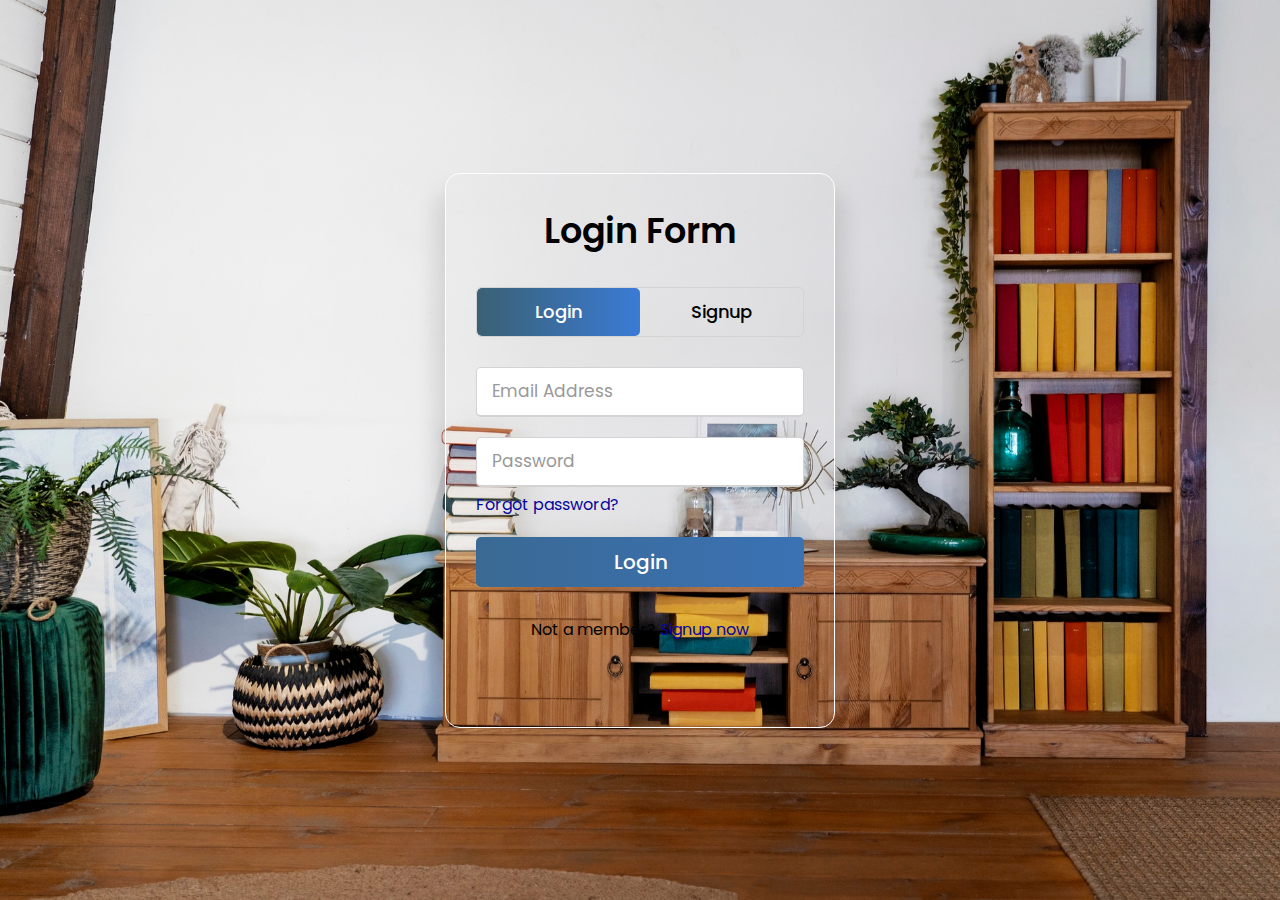
<file: login-register-main/form.html>
<!DOCTYPE html>
<html lang="en">
   <head>
      <meta charset="utf-8">
      <title></title>
      <link rel="stylesheet" href="style.css">
      <meta name="viewport" content="width=device-width, initial-scale=1.0">
   </head>
   <body>
      <div class="wrapper">
         <div class="title-text">
            <div class="title login">
               Login Form
            </div>
            <div class="title signup">
               Signup Form
            </div>
         </div>
         <div class="form-container">
            <div class="slide-controls">
               <input type="radio" name="slide" id="login" checked>
               <input type="radio" name="slide" id="signup">
               <label for="login" class="slide login">Login</label>
               <label for="signup" class="slide signup">Signup</label>
               <div class="slider-tab"></div>
            </div>
            <div class="form-inner">
               <form action="login.php" class="login" method="POST">
                  <div class="field">
                     <input type="text" placeholder="Email Address" name = "lemil" required>
                  </div>
                  <div class="field">
                     <input type="password" placeholder="Password" name = " lpassword" required>
                  </div>
                  <div class="pass-link">
                     <a href="#">Forgot password?</a>
                  </div>
                  <div class="field btn">
                     <div class="btn-layer"></div>
                     <input type="submit" value="Login">
                  </div>
                  <div class="signup-link">
                     Not a member? <a href="">Signup now</a>
                  </div>
               </form>
               <form action="signup.php" class="signup" method = "POST">
               <div class="field">
                     <input type="text" placeholder="Username" name="username"required>
                  </div>
                  <div class="field">
                     <input type="text" placeholder="Email Address" name= "email" required>
                  </div>
                  <div class="field">
                     <input type="password" placeholder="Password" name="password" required>
                  </div>
                  <div class="field">
                     <input type="password" placeholder="Confirm password" name = "cpassword" required>
                  </div>
                  <div class="field btn">
                     <div class="btn-layer"></div>
                     <input type="submit" value="Signup">
                  </div>
               </form>
            </div>
         </div>
      </div>
      <script>
         const loginText = document.querySelector(".title-text .login");
         const loginForm = document.querySelector("form.login");
         const loginBtn = document.querySelector("label.login");
         const signupBtn = document.querySelector("label.signup");
         const signupLink = document.querySelector("form .signup-link a");
         signupBtn.onclick = (()=>{
           loginForm.style.marginLeft = "-50%";
           loginText.style.marginLeft = "-50%";
         });
         loginBtn.onclick = (()=>{
           loginForm.style.marginLeft = "0%";
           loginText.style.marginLeft = "0%";
         });
         signupLink.onclick = (()=>{
           signupBtn.click();
           return false;
         });
      </script>
   </body>
</html>
</file>
<file: style1.css>
/* Import Google font - Poppins */
@import url('https://fonts.googleapis.com/css2?family=Corben&family=Mea+Culpa&family=Secular+One&display=swap');
@import url('https://fonts.googleapis.com/css2?family=Poppins:wght@300;400;500;600;700&display=swap');
@import url("https://fonts.googleapis.com/css2?family=Poppins:wght@200;300;400;500;600;700&display=swap");

* {
  margin: 0;
  padding: 0;
  box-sizing: border-box;
  font-family: "Poppins", sans-serif;

}

main {
  /* background: #000000; */
  background-image: url(./pic/cover/c8.jpg);
  background-repeat: no-repeat;
  background-size: cover;
}

.container {
  max-width: 1300px;
  width: 100%;
  margin: 0 auto;
}

header {
  /* position: fixed; */
  top: 0;
  left: 0;
  width: 100%;
  z-index: 1000;
}

.nav {
  display: flex;
  align-items: center;
  justify-content: space-between;
  padding: 0 60px;
  top: 0%;
  /* margin-top: 20px; */

}

.nav_logo {
  padding: 10px 0;
}

.nav_logo img {
  width: 30px;
  margin-right: 10px;
}

.menu_items {
  color: #fff;
  display: flex;
  list-style: none;
  gap: 20px;
}

a {
  font-weight: bolder;
  font-size: 1.8rem;
  color: #fff;
  text-decoration: none;
}

.discord {
  width: 42px;
  margin-left: 21px;
  cursor: pointer;
}

.join {
  color: #e5e900;
  display: inline-block;
  position: relative;
}

.nv {
  color: #ffffff;
  display: inline-block;
  position: relative;
}

.join:after {
  content: '';
  position: absolute;
  width: 100%;
  transform: scaleX(0);
  height: 2px;
  bottom: 0;
  left: 0;
  background-color: #e5e900;
  transform-origin: bottom right;
  transition: transform 0.25s ease-out;
}

.join:hover:after {
  transform: scaleX(1);
  transform-origin: bottom left;
}

.nv:after {
  content: '';
  position: absolute;
  width: 100%;
  transform: scaleX(0);
  height: 2px;
  bottom: 0;
  left: 0;
  background-color: #ffffff;
  transform-origin: bottom right;
  transition: transform 0.25s ease-out;
}

.nv:hover:after {
  transform: scaleX(1);
  transform-origin: bottom left;
}

/* Hero */

.curveImg {
  position: absolute;
  bottom: 0;
  width: 100%;
  pointer-events: none;
}

.hero .row {
  display: flex;
  align-items: center;
  min-height: 100vh;
  height: 100%;
  width: 100%;
  padding: 0 60px;
  gap: 30px;
  justify-content: space-between;
}

.hero .row h1,
.hero .row p {
  color: #fff;
}

.hero .row h1 {
  font-size: 38px;
  margin-bottom: 16px;
}

.hero .column {
  width: 50%;
}

.buttons {
  display: flex;
  margin-top: 25px;
  gap: 20px;
}

.btn {
  cursor: pointer;
  transition: all 0.8s ease;
  display: inline-block;
  padding: .75rem 1.25rem;
  border-radius: 10rem;
  color: #e5e900;
  text-transform: uppercase;
  font-size: 1rem;
  transition: all .3s;
  position: relative;
  overflow: hidden;
  z-index: 2;
  border: 2px solid #e5e900;
  background-color: transparent;
}



.btn:after {
  content: '';
  position: absolute;
  bottom: 0;
  left: 0;
  width: 100%;
  height: 100%;
  border-radius: 10rem;
  border: 0px solid transparent;
  border: none;
  z-index: -2;
}

.btn:before {
  content: '';
  position: absolute;
  bottom: 0;
  left: 0;
  width: 0%;
  height: 100%;
  background: #e5e900;
  transition: all .6s;
  border-radius: 10rem;
  border: none;
  border: 0px solid transparent;
  z-index: -1;
}

.btn:hover {
  color: #000000;
  border: 2px solid transparent;
}

.btn:hover:before {
  width: 100%;
}

.hero_img {
  width: 100%;
  z-index: 10;
  position: relative;
}

#menu_toggle {
  display: none;
}

#menu_logo {
  display: none;
}

#menu_logo img {
  display: none;
}

/* cover 1 */
.grid-container {
  display: flex;
}

.grid-item1 img {
  width: 100%;
  height: 100%;
  border: none;
}

.grid-item2 {
  background-color: #666;
  width: 100%;
}

.grid-item2 h1 {
  font-size: 10rem;
  font-family: 'Mea Culpa', cursive;
  font-weight: lighter;
  color: #fff;
  margin-left: -215px;
}

.grid-item2 h3 {
  margin-right: 84px;
  margin-top: -129px;
  float: right;
  text-align: right;
  color: #fff;
  font-weight: bold;
  /* padding-left: 3px; */
  font-size: 78px;
}

.grid-item2 p {
  color: #fff;
  text-align: left;
  margin: 54px 0 0 47px;
  font-weight: bold;
  right: 22px;
  font-size: 32px;
  width: 25rem;
  padding: 20px;
  margin-top: 185px;

}


.cover2 {
  min-height: 100vh;
  width: auto;
  background-size: cover;
  background-image: url("./pic/cover/c2.png");
  display: flex;
  justify-content: center;
  background-repeat: no-repeat;
  background-size: cover;


}

.cover2 .left {
  /* /* float: left; */
  font-size: 4rem;
  font-weight: bold;
  margin-top: 210px;
  /* margin-left: 60px; */
  padding: 20px;
  width: 25%;
}

.cover2 img {
  width: 320px;
  height: 360px;
  margin-top: 210px;
  padding: 20px;
  /* margin-top: 250px; */

  /* margin-left: 105px; */
}

.cover2 img:hover {

  transform: scale(1.1);

}


.cover2 .right {
  /* /* float: right; */
  font-size: 4rem;
  font-weight: bold;
  margin-top: 210px;
  /* margin-left: 20px; */
  padding: 20px;
  width: 28%;
  color: #fff;
  text-shadow: 1px 2px 1px rgb(41, 39, 39);

}

.cover3_grid-container {
  display: flex;
  /* grid-template-columns: 60% 40%; */

}

.c3_grid-item1 {
  background-color: #076581;
  min-height: 100vh;

}

.c3_grid-item1 h1 {
  font-size: 50px;
  font-weight: bold;
  margin-left: 40px;
  width: 70%;
  padding: 60px;
  color: #ffd3b8;
}

.c3_grid-item1 p {
  color: #ffd3b8;
  margin-left: 100px;
  font-size: 30px;
  font-weight: bold;
  width: 55%;
  padding: 10px;
}

.c3_grid-item2 {
  background-color: #fff0cf;
  display: flex;
  list-style: none;
}

.c3_grid-item2 .left img {
  margin-top: 97px;
  margin-left: -122px;
  width: 317px;

}

.c3_grid-item2 .left1 img {
  margin-left: -413px;
  margin-top: 469px;
  /* width: 265px; */
  width: 229px;
}

.c3_grid-item2 .right img {
  width: 357px;
  float: right;
  margin-top: 80px;
  margin-right: 41px;
}


.cover4 {
  min-height: 100vh;
  width: 100vw;
  /* background-color: #162b1b; */
  background-size: cover;
  background-image: url(./pic/cover/c7.jpg);
  background-repeat: no-repeat;
  background-size: cover;

}

.cover4 ul {
  top: 80px;
}

.cover4 .main h1 {
  font-size: 60px;
  top: 60px;
  text-align: center;
  color: #e99f10;
  padding-top: 57px;

}


#View-More {
  padding: 12px;
  float: right;
  margin-top: -15px;
}



/* // member */

.cover5_memb {
  display: flex;
  padding: 0 35px;
  align-items: center;
  justify-content: center;
  min-height: 100vh;
  background-image: url(./pic/cover/c4.jpeg);
  background: blur(8px);
  background-repeat: no-repeat;
  background-size: cover;
}

.wrapper {
  max-width: 1100px;
  width: 100%;
  position: relative;
}

.wrapper .card_hading {
  font-weight: bolder;
  text-align: center;
  /* padding: 20px; */
  font-size: 60px;
  margin-bottom: 100px;
  color: white;
}

.wrapper i {
  text-align: center;
  top: 65%;
  height: 50px;
  width: 50px;
  cursor: pointer;
  font-size: 1.25rem;
  position: absolute;
  text-align: center;
  line-height: 50px;
  background: #e6d1ff;
  border-radius: 50%;
  box-shadow: 0 3px 6px rgba(0, 0, 0, 0.23);
  transform: translateY(-50%);
  transition: transform 0.1s linear;
  margin-left: -21px;
}

.wrapper i:hover {
  background-color: rgba(60, 60, 161, 0.705);
}

.wrapper i:active {
  transform: translateY(-50%) scale(0.85);
}

.wrapper i:first-child {
  left: -22px;

}

.wrapper i:last-child {
  right: -22px;
}

.wrapper .carousel {
  display: grid;
  grid-auto-flow: column;
  grid-auto-columns: calc((100% / 3) - 1px);
  overflow-x: auto;
  scroll-snap-type: x mandatory;
  gap: 16px;
  border-radius: 8px;
  scroll-behavior: smooth;
  scrollbar-width: none;
}

.carousel::-webkit-scrollbar {
  display: none;
}

.carousel.no-transition {
  scroll-behavior: auto;
}

.carousel.dragging {
  scroll-snap-type: none;
  scroll-behavior: auto;
}

.carousel.dragging .card {
  cursor: grab;
  user-select: none;
}

.carousel :where(.card, .img) {
  display: flex;
  justify-content: center;
  align-items: center;
}

.carousel .card {
  scroll-snap-align: start;
  height: 342px;
  list-style: none;
  background-color: #7d5ba76e;
  /* Fallback color */
  background-color: #7d5ba7;
  /* Black w/opacity/see-through */

  cursor: pointer;
  padding-bottom: 15px;
  flex-direction: column;
  border-radius: 8px;
  /* transition: transform .2s; */

}

.carousel .card .img {
  background: #867e94;
  height: 188px;
  width: 188px;
  border-radius: 50%;
}

.card .img img {
  width: 180px;
  height: 180px;
  border-radius: 50%;
  object-fit: cover;
  border: 4px solid #fff;
}

.carousel .card h2 {
  font-weight: 500;
  font-size: 1.56rem;
  margin: 30px 0 5px;
}

.carousel .card span {
  color: #fff;
  font-size: 1.31rem;
}

.cover6_memb {
  padding: 0 35px;
  min-height: 100vh;
  background-image: url(./pic/cover/c5.jpeg);
  background-repeat:no-repeat;
  background-size: cover;
  background: blur(8px);
}

.cover6_memb h1 {
  color: #fff;
  text-align: center;
  font-size: 80px;
  font-weight: bold;
  padding: 50px;
}

.community_img {
  width: 353px;
  margin-left: 219px;
  margin-top: -78px;

}

.cover6_memb p {
  text-align: center;
  justify-content: center;
  color: #fff;
  font-size: 30px;
  /* border: 1px solid; */
  font-weight: bold;
  width: 40%;
  padding: 10px;
  margin: -9px 0px 0px 144px;
}

.cover6_memb ul li {
  margin-left: 200px;

}

#eliment {
  margin-right: 81px;
  float: right;
}

.container {
  max-width: 1170px;
  margin: auto;
}

.row {
  display: flex;
  flex-wrap: wrap;
}

ul {
  list-style: none;
}

.footer {
  background-color: #22024d;
  border: 1px solid #22024d;
  border-radius: 44px 44px 0px 0px;
  padding: 70px 0;
  margin-top: -35px;
}

.footer:hover {
  border: 1px solid #ffffff;
}

.footer-col {
  width: 25%;
  padding: 0 15px;
}

.footer-col .footer_logo h2 {
  margin: 20px;


}

.footer-col .footer_logo img {
  width: 25%;
  padding: 10px;
}

.footer-col h4 {
  font-size: 18px;
  color: #ffffff;
  text-transform: capitalize;
  margin-bottom: 35px;
  font-weight: 500;
  position: relative;
}

.footer-col h4::before {
  content: '';
  position: absolute;
  left: 0;
  bottom: -10px;
  background-color: #f7de01;
  height: 2px;
  box-sizing: border-box;
  width: 50px;
}

.footer-col ul li:not(:last-child) {
  margin-bottom: 10px;
}

.footer-col ul li a {
  font-size: 16px;
  text-transform: capitalize;
  color: #ffffff;
  text-decoration: none;
  font-weight: 300;
  color: #bbbbbb;
  display: block;
  transition: all 0.3s ease;
}

.footer-col ul li a:hover {
  color: #ffffff;
  padding-left: 8px;
}

.footer-col .social-links a {
  display: inline-block;
  height: 40px;
  width: 40px;
  background-color: rgba(0, 34, 146, 0.849);
  margin: 0 10px 10px 0;
  text-align: center;
  line-height: 40px;
  border-radius: 50%;
  color: #ffffff;
  transition: all 0.5s ease;
}

.footer-col .social-links a:hover {
  color: #24262b;
  background-color: #ffffff;
}


/*responsive*/
@media(max-width: 767px) {
  .footer-col {
    width: 50%;
    margin-bottom: 30px;
  }
}

@media(max-width: 574px) {
  .footer-col {
    width: 100%;
  }
}


.contact_form {
  border: 1px solid rgb(122, 121, 121);
  height: 68%;
  width: 34%;
  float: right;
  background: #22024d00;
  margin-top: -67px;
  border-radius: 32px;
  margin-right: 72px;
}

.contact_form form {
  padding: 0px 40px 40px 40px;

}

.contact_form form input {
  width: 100%;
  height: 42px;
  margin-top: 23px;
  border-radius: 5px;
  background-color: white;
  border: 1px solid black;



}

.contact_form form .submit_btn {
  /* font-size: 20px; */
  border-radius: 32px;
  width: 30%;
  float: right;
  border: none;
}

.submit_btn:hover {
  background-color: #fbff00;
  border: none;
}

.contact_form form textarea {
  margin-top: 18px;
  width: 100%;
  border: 1px solid;
  border-radius: 12px;
}

.contact_form .contect_us {
  font-size: 32px;
  color: #ffffff;
  padding: 0px;
  margin-top: 22px;
}

.c3_grid-item2 .left img:hover {
  -webkit-animation: flip-vertical-right 0.4s cubic-bezier(0.455, 0.030, 0.515, 0.955) both;
  animation: flip-vertical-right 0.4s cubic-bezier(0.455, 0.030, 0.515, 0.955) both;
}


@-webkit-keyframes flip-vertical-right {
  0% {
    -webkit-transform: rotateY(0);
    transform: rotateY(0);
  }

  100% {
    -webkit-transform: rotateY(180deg);
    transform: rotateY(180deg);
  }
}

@keyframes flip-vertical-right {
  0% {
    -webkit-transform: rotateY(0);
    transform: rotateY(0);
  }

  100% {
    -webkit-transform: rotateY(180deg);
    transform: rotateY(180deg);
  }
}


.discord:hover {
	-webkit-animation: rotate-center 0.7s linear ;
	        animation: rotate-center 0.7s linear ;
}
 @-webkit-keyframes rotate-center {
  0% {
    -webkit-transform: rotate(0);
            transform: rotate(0);
  }
  100% {
    -webkit-transform: rotate(360deg);
            transform: rotate(360deg);
  }
}
@keyframes rotate-center {
  0% {
    -webkit-transform: rotate(0);
            transform: rotate(0);
  }
  100% {
    -webkit-transform: rotate(360deg);
            transform: rotate(360deg);
  }
}


/* Mobile Portrait */@media screen and (max-width: 480px) {
  #menu_toggle {
    display: block;
  }

  #menu_logo {
    display: block;
  }

  #menu_logo img {
    display: block;
    width: 25px;
    margin-right: 8px;
  }

  .nav {
    padding: 0 20px;
    background-color: #fff;
    margin-top: 0px;


  }

  .menu_items {
    position: fixed;
    top: 0;
    width: 260px;
    background-color: #fff;
    height: 100%;
    left: -100%;
    padding: 50px 30px 30px;
    flex-direction: column;
    transition: all 0.5s ease;
    z-index: 1;
  }

  .showMenu .menu_items {
    left: 0;
  }


  .nv {

    margin-top: 20px;
    color: #000000;
  }

  .nv:after {
    background-color: black;
  }

  #menu_toggle {
    width: 20px;
    cursor: pointer;
  }

  #menu_logo {
    width: 10px;
    cursor: pointer;
  }

  .menu_items #menu_toggle {
    position: absolute;
    top: 20px;
    right: 20px;
    color: #000000;

  }

  .menu_items #menu_logo {
    position: absolute;
    top: 10px;
    display: block ruby;
    font-size: 24px;
    left: 10px;
    color: black;

  }

  .hero {
    padding-top: 50px;
  }

  .hero .row {
    flex-direction: column;
    padding: 69px 20px;
    min-height: 100vh;
    justify-content: left;
    margin-top: -72px;
  }

  .hero .row .column {
    width: 100%;
  }

  .nav_logo img {
    display: none;
  }


  .cover1 {
    min-height: 100vh;
    /* height: auto; */
    display: none;
    width: 100%;
    height: auto;
  }

  .btn {
    z-index: 0;
  }

  .book {
    z-index: 0;
  }

  .main {
    z-index: 0;
  }

  .grid-container {
    display: grid;
    grid-template-rows: 50% 50%;

  }

  .description {
    max-width: 35vh;
    max-height: 92%;
    margin-top: 20%;

  }

  .cover {
    max-width: 85%;
    margin-top: 20%;
    z-index: 0;
  }

  .grid-item1 img {
    width: 100vw;
  }

  .grid-item2 {
    width: 100vw;
  }

  .grid-item2 h1 {

    font-size: 6rem;
    margin-left: 0px;
  }

  .grid-item2 h3 {
    margin-right: 13px;
    margin-top: -29px;
    font-size: 55px;

  }

  .grid-item2 p {
    font-size: 24px;
    margin-top: 20%;
    padding: 76px 10px 83px 19px;
    float: left;
    margin-left: 0px;
    text-align: left;
    width: auto;
  }

  .contact_form form {
    padding: 0px 21px 40px 20px;
  }

  #eliment {
    margin-right: 0px;
  }


  .cover2 {
    width: 100vw;
    background-image: url(./pic/cover/c2.1.png);
    background-repeat: no-repeat;
    background-size: cover;
    /* margin-left: -133px; */
    /* margin-top: 100px; */
    flex-direction: column;
    justify-content: center;

    align-items: center;

  }

  .cover2 .left {
    font-size: 30px;
    /* margin-top: -41px;
  margin-left: 110px; */
    width: 57%;
    margin-top: 20px;

  }

  .cover2 img {
    width: 250px;
    height: 250px;
    margin: 0;
    padding: 0;
    /* margin-top: -11px;
  margin-left: 79px */
  }

  .cover2 .right {
    font-size: 33px;
    margin-top: 0px;
    /*margin-left: 110px; */
    width: 69%;
    /* transform: rotateZ(270deg); */

  }

  .cover3_grid-container {
    flex-direction: column;
    justify-content: center;
    width: 100vw;


  }

  .c3_grid-item1 h1 {
    font-size: 38px;
    width: 72%;
    padding: 29px 0 120px 0px;
    margin-left: 23px;

  }

  .c3_grid-item1 p {
    font-size: 23px;
    width: 71%;
    padding: 0px 0 9px 0px;
    margin-left: 54px;


  }

  .c3_grid-item2 {
    flex-direction: column;
    justify-content: center;
  }

  .c3_grid-item2 .left img {
    margin-left: 28px;
    margin-top: -74px;
    width: 271px;

  }

  .c3_grid-item2 .left1 img {
    display: none;

  }

  .c3_grid-item2 .right img {
    /* margin-top: 308px;
    /* margin-left: -76px; */
    padding: 15px;
    width: 312px;



  }

  .cover4 {
    min-height: 276vh;
    /* background-color: #076581; */
    background-image: url(./pic/bgcover4.1.jpg);
    background-repeat: no-repeat;
    background-size: cover;
    position: relative;
  }

  .cover4 .main h1 {
    font-size: 39px;

    text-align: center;
    justify-content: center;

  }

  .wrapper .carousel {
    display: grid;
    grid-auto-flow: column;
    grid-auto-columns: calc((100% / 1) - 10px);
  }

  .wrapper .card_hading {
    font-size: 42px;
    text-align: center;
    margin-top: 36px;


  }
.cover5_memb{
  min-height: 100vh;
}
  .cover6_memb {
    height: 229vh;
    padding: 0 0px;

  }

  .cover6_memb h1 {
    padding: 0;
    font-size: 46px;
    padding-top: 53px;
  }

  .cover6_memb p {
    font-size: 22px;
    width: 85%;
    padding: 0;
    margin: 33px;
  }

  .community_img {
    margin: 0;
    padding-left: 40px;
  }

  .contact_form {
    font-size: 23px;
    width: 99%;
    margin: 25px 0px 0px 45px;
    height: 36%;
  }
.footer{
  margin-top: -42px;
}
  .footer-col .footer_logo img {
    width: 60px;
    margin-top: -4px;


  }
  #View-More{
    padding: 10px;
    margin-top: -3px;
    margin-left: 167px;
  }
}

@media screen and (min-width: 481px) and (max-width: 600px) {}

/* Mobile Landscape */
@media screen and (min-width: 481px) and (max-width: 767px) {

  /* Your CSS styles for mobile landscape go here */
  .menu_items a {
    font-weight: bolder;
    font-size: 1.4rem;
    margin-top: 10px;
    word-wrap: break-word;
  }

  .nav {
    padding: 0 22px 0 18px;
    flex-wrap: wrap;
  }

  .discord {
    margin-left: 0;
  }

  .hero .row {
    display: flex;
    align-items: center;
    min-height: 72vh;
    height: 100%;
    width: 106%;
    padding: 10px 41px;
    /* gap: 42px 74px; */
    justify-content: space-between;
    flex-wrap: wrap;
  }

  .hero .row h1 {
    font-size: 30px;
  }

  div.column {
    word-wrap: break-word;
    width: 50%;
  }

  .grid-item2 h1 {
    font-size: 7rem;
    margin-left: 2px;
  }

  .grid-item2 h3 {
    margin-right: 8px;
    margin-top: -28px;
    font-size: 55px;
  }

  .grid-item2 p {
    font-size: 23px;
    width: 24rem;
    padding: -1px;
    margin-top: 258px;
  }

  .cover2 {
    height: 52vh;
  }

  .cover2 img {

    width: 216px;
    height: 243px;
    margin-top: 91px;
  }

  .cover2 .right {
    word-wrap: break-word;
    font-size: 2rem;
    margin-top: 115px;
    padding: 4px;
  }

  .cover2 .left {
    font-size: 2rem;
    margin-top: 113px;
    width: 24%;
    padding: 4px;
  }

  .cover3_grid-container {
    justify-content: center;
    width: 100%;
  }

  .c3_grid-item1 {
    height: 70vh;
    width: 88vw;
  }

  .c3_grid-item2 {
    height: 70vh;
    width: 100vw;
  }

  .c3_grid-item1 h1 {
    font-size: 33px;
    padding: 32px;
  }

  .c3_grid-item2 .left img {
    margin-top: 150px;
    margin-left: -25px;
    width: 194px;
    display: none;
  }

  .c3_grid-item2 .right img {
    width: 187px;
    margin-top: 198px;


  }

  .c3_grid-item2 .left1 img {

    margin-left: -171px;
    margin-top: 406px;
    width: 112px;
    display: none;

  }

  .c3_grid-item1 p {
    margin-left: 45px;
    font-size: 20px;
    width: 86%;
    margin-top: 75px;
  }

  .cover4 {
    background-image: url(./pic/res.png);
    background-repeat: no-repeat;
    background-size: cover;
    width: 100vw;
    min-height: 100vh;

  }

  .cover4 .main h1 {
    font-size: 56px;
    color: #fff;
  }

  .wrapper .carousel {
    grid-auto-columns: calc((100% / 2) - 1px);
  }



  .wrapper .card_hading {
    margin-bottom: 41px;
  }

  .cover5_memb {
    min-height: 90vh;
  }



  .cover6_memb h1 {

    font-size: 56px;
  }

  .contact_form {

    height: 33%;
    width: 77%;
  }

  .community_img {

    margin-left: 114px;
    margin-top: -54px;
  }

  .cover6_memb {

    height: 203vh;
  }

  .cover6_memb p {
    font-size: 27px;
    width: 72%;
    margin: -38px 0px 0px 114px;
  }



}

/* Tablet */
@media screen and (min-width: 768px) and (max-width: 1024px) {
  /* Your CSS styles for tablets go here */

  .hero .row {
    min-height: 48vh;
  }

  .nav {
    padding: 0 17px;
  }

  .hero .row h1 {
    font-size: 34px;
  }



.grid-item2 h1 {
  font-size: 7rem;
  margin-left: -111px;
}

.grid-item2 h3 {
  margin-right: 19px;
  margin-top: -76px;
  font-size: 3.5rem;
  padding: 6px;
}

.grid-item2 p {
  font-size: 23px;
  width: 27rem;
  padding: 18px;
  margin-top: 250px;
  word-wrap: break-word;
}

.grid-item2 {
  width: 55%;
}
.cover2 {
  height: 45vh;
}

.cover2 .left {
  font-size: 2.5rem;
  margin-top: 155px;
  padding: 31px;
  width: 30%;
}

.cover2 .right {
  font-size: .3.5rem;
  margin-top: 173px;
  margin-left: 29px;
  padding: 5px;
  width: 24%;
  font-size: 2.5rem;
}

.cover2 img {
  width: 304px;
  height: 279px;
  margin-top: 159px;
}
.c3_grid-item1 {
  height: 55vh;
}

.c3_grid-item1 h1 {
  font-size: 37px;
  width: 83%;
  padding: 77px;
  margin-left: 0;
}

.c3_grid-item1 p {
  margin-left: 38px;
  font-size: 26px;
  width: 83%;
  padding: 12px;
  margin-top: 42px;
}

.c3_grid-item2 .left img {
  margin-top: 14px;
  margin-left: -73px;
  width: 253px;
}

.c3_grid-item2 .right img {
  width: 286px;
  margin-top: 233px;
  margin-left: -160px;
}

.c3_grid-item2 .left1 img {
  width: 224px;
  display: none;
}



}

/* Small Desktops */
@media screen and (min-width: 1025px) and (max-width: 1279px) {
  /* Your CSS styles for small desktops go here */
}

/* @media screen and (max-width: 1280px) and (min-width: 1439px) {

} */





/* Medium Desktops */
@media screen and (min-width: 1280px) and (max-width: 1439px) {

  .hero .row {
    min-height: 100vh;
  }

  .grid-item2 h3 {
    margin-right: 81px;
    margin-top: -109px;
  }
  .hero .row h1 {
    font-size: 43px;
    }
 .hero .row p {
    font-size: 17px;
    }

  .cover {
    width: 80%;
  }
  .description {
    width: 92%;
  }

  .cover2 {
    min-height: 100vh;
  }

  .cover2 .left {
    font-size: 3.4rem;
    margin-top: 221px;

  }

  .cover2 .right {
    font-size: 3.4rem;

  }

  .cover2 img {
    width: 356px;
  }

  .cover3_grid-container {
    min-height: 100vh;
    }
    .c3_grid-item1{
      height: 112vh;

    }
  .c3_grid-item1 h1 {
    padding: 73px;
  }

  .c3_grid-item1 p {
    font-size: 27px;
  }

  .cover4 {
    min-height: 100vh;
  }

  .cover5_memb {
    min-height: 100vh;
  }

  .contact_form {
    height: 66%;
  }

  .cover6_memb {
    min-height: 100vh;
  }

  .cover6_memb h1 {
    font-size: 75px;
  }
}

/* Large Desktops */



/* 320px — 480px: Mobile devices
481px — 768px: iPads, Tablets
769px — 1024px: Small screens, laptops
1025px — 1200px: Desktops, large screens
1201px and more —  Extra large screens, TV */
</file>
<file: prop/book/index.css>
@import url('https://fonts.googleapis.com/css2?family=Pontano+Sans&family=Stint+Ultra+Expanded&display=swap');

:root{
  --perspective: 1000px;
  --link-color:#010790;
}

/* * {
	box-sizing: border-box;
} */

.description{
  /* font-family: 'Pontano Sans', sans-serif; */
  /* font-size: calc(0.65em + .05vw); */
  overflow: hidden;
  
}
#handmaid .description p{
  font-size: 12px;
  color: black;
}

/* a{
  color:var(--link-color);
  font-weight:bold;
} */

.book_heading{
  font-family: 'Stint Ultra Expanded', cursive;
  font-size: 1.5em;
  text-align: center;
  color: rgb(0, 0, 0);
}

.book {
  display: block;
  position: relative;
  width: 320px;
	height:453px;
  margin:0 auto;
	margin-top: -4rem;
}

/* .gloss{
  position: absolute;
  top:0;
	z-index:200;
  overflow: hidden;
  width:20%;
  height:100%;
  opacity:0.5;
  background: linear-gradient(90deg, rgba(255,255,255,0), rgba(255,255,255,0.2), rgba(255,255,255,0));
  transition:all .5s;
  transform: translateX(-50%) rotateY(0deg);
  transform-origin: left center;
} */

.cover {
	position: absolute;
  width:92%;
	z-index:100;
  transition:transform .5s;
  transform: translateX(0);
  transform-origin: left center;
  backface-visibility: hidden;
}

.description{
  position: absolute;
  left:0;
  top:0;
  width:92%;
  height:inherit;
	border: solid 1px grey;
	background:white;
	transition: all 1s;
	padding: 10% 10%;
  padding-top:5%;
  z-index:1;
}

.description h1{
  font-family: 'Pontano Sans', sans-serif;
	font-size: calc(0.75em + .1vw);
  text-align: center;
  line-height: 1.25em;
}

.book:hover{
		cursor: pointer;
}

.book:hover .cover {
    transform: perspective(var(--perspective)) rotateY(-80deg);
}

.book:hover .gloss {
    transform: perspective(var(--perspective)) rotateY(-80deg) translateX(100%) scaleX(5);
}

.book:hover .description {
    transform: translateX(22%);
}

@media screen and (min-width: 481px) and (max-width: 767px) {
  .book{
    position: relative;
    width: 253px;
    height: 357px;
    margin: 0 auto;}
}
@media screen and (min-width: 768px) and (max-width: 1024px) {

  .book {
    width: 280px;
    height: 393px;
  }

}
</file>
<file: 3DBookShowcase/css/default.css>
/* General Demo Style */
@import url(http://fonts.googleapis.com/css?family=Lato:400,700);

@font-face {
	font-family: 'the_godfatherregular';
	src: url('../fonts/thegodfather-v2-webfont.eot');
	src: url('../fonts/thegodfather-v2-webfont.eot?#iefix') format('embedded-opentype'),
		url('../fonts/thegodfather-v2-webfont.woff') format('woff'),
		url('../fonts/thegodfather-v2-webfont.ttf') format('truetype'),
		url('../fonts/thegodfather-v2-webfont.svg#the_godfatherregular') format('svg');
	font-weight: normal;
	font-style: normal;
}

html {
	height: 100%;
}

*,
*:after,
*:before {
	-webkit-box-sizing: border-box;
	-moz-box-sizing: border-box;
	box-sizing: border-box;
	padding: 0;
	margin: 0;
}

.clearfix:before,
.clearfix:after {
	content: " ";
	display: table;
}

.clearfix:after {
	clear: both;
}

.demo-2 body {
	background: url(../images/wood.jpg);
}

a {
	color: #555;
	text-decoration: none;
}

.container {
	width: 100%;
	position: relative;
}

.main,
.container>header {
	width: 90%;
	max-width: 100vw;

	position: relative;
	padding: 0 30px 50px 198px;
	float: right;
}

/* .container > header {
	padding: 30px 30px 40px 30px;
} */

.container>header h1 {
	font-size: 34px;
	line-height: 38px;
	margin: 0;
	font-weight: 700;
	color: #333;
	float: left;
}

/* Header Style */
.codrops-top {
	line-height: 24px;
	font-size: 11px;
	background: #fff;
	background: rgba(255, 255, 255, 0.5);
	text-transform: uppercase;
	z-index: 9999;
	position: relative;
	box-shadow: 1px 0px 2px rgba(0, 0, 0, 0.2);
}

.codrops-top a {
	padding: 0px 10px;
	letter-spacing: 1px;
	color: #333;
	display: inline-block;
}

.codrops-top a:hover {
	background: rgba(255, 255, 255, 0.8);
	color: #000;
}

.codrops-top span.right {
	float: right;
}

.codrops-top span.right a {
	float: left;
	display: block;
}

/* Demo Buttons Style */
.codrops-demos {
	float: right;
}

.codrops-demos a {
	display: inline-block;
	margin: 10px;
	color: #666;
	font-weight: 700;
	line-height: 30px;
	border-bottom: 4px solid transparent;
}

.codrops-demos a:hover {
	color: #000;
	border-color: #000;
}

.codrops-demos a.current-demo,
.codrops-demos a.current-demo:hover {
	color: #aaa;
	border-color: #aaa;
}

.support-note {
	color: #d7823e;
	font-size: 16px;
	display: block;
	font-weight: bold;
	text-align: center;
	padding: 5px 0;
	text-align: left;
	clear: both;
}

.bookshelf {
	width: 100%;
	height: 63px;
	z-index: -1;
	margin-top: -25px;
	background: transparent url(../images/shelf.png) no-repeat center center;
	position: relative;
}

@media screen and (max-width: 480px) {

	.main,
	.container>header {
		position: relative;
		justify-content: center;
		align-items: center;
		display: flex;
		flex-direction: column;
		padding:0;
	}
}
/* Mobile Landscape */
@media screen and (min-width: 481px) and (max-width: 767px) {
	.main, .container > header {
		
		padding: 7px 30px 50px 135px;
		float:none
		}


}
</file>
<file: 3DBookShowcase/css/component.css>
.bk-list {
	list-style: none;
	position: relative;
}

.bk-list li {
	position: relative;
	width: 300px;
	float: left;
	z-index: 1;
	margin: 0px 50px 40px 0;
	-webkit-perspective: 1800px;
	perspective: 1800px;
}

.bk-list li:last-child {
	margin-right: 0;
}

.bk-info {
	position: relative;
	margin-top: 440px;
}

.bk-info h3 {
	padding: 25px 0 10px;
	margin-bottom: 20px;
	border-bottom: 1px solid rgba(0,0,0,0.3);
	font-size: 26px;
}

.bk-info h3 span:first-child {
	font-size: 14px;
	font-weight: 400;
	text-transform: uppercase;
	padding-bottom: 5px;
	display: block;
	color: #777;
}

.bk-info p {
	line-height: 24px;
	color: #444;
	min-height: 160px;
}

.bk-info button {
	background: #363636;
	border: none;
	color: #fff;
	display: inline-block;
	padding: 3px 15px;
	font-weight: 700;
	font-size: 14px;
	text-transform: uppercase;
	cursor: pointer;
	margin-right: 4px;
	box-shadow: 1px 1px 1px rgba(0,0,0,0.15);
	border-radius: 10px;
}

.bk-info button.bk-active,
.bk-info button:active {
	box-shadow: 
		0 1px 0 rgba(255, 255, 255, 0.8), 
		inset 0 -1px 1px rgba(0,0,0,0.2);
}

.no-touch .bk-info button:hover,
.bk-info button.bk-active {
	background: #ca6c00c9;
	
}

.bk-list li .bk-book {
	position: absolute;
	width: 100%;
	height: 400px;
	-webkit-transform-style: preserve-3d;
	transform-style: preserve-3d;
	-webkit-transition: -webkit-transform .5s;
	transition: transform .5s;
}

.bk-list li .bk-book.bk-bookdefault:hover {
	-webkit-transform: rotate3d(0,1,0,35deg);
	transform: rotate3d(0,1,0,35deg);
}

.bk-list li .bk-book > div,
.bk-list li .bk-front > div {
	display: block;
	position: absolute;
}

.bk-list li .bk-front {
	-webkit-transform-style: preserve-3d;
	transform-style: preserve-3d;
	-webkit-transform-origin: 0% 50%;
	transform-origin: 0% 50%;
	-webkit-transition: -webkit-transform .5s;
	transition: transform .5s;
	-webkit-transform: translate3d(0,0,20px);
	transform: translate3d(0,0,20px);
	z-index: 10;
}

.bk-list li .bk-front > div {
	z-index: 1;
	-webkit-backface-visibility: hidden;
	backface-visibility: hidden;
	-webkit-transform-style: preserve-3d;
	transform-style: preserve-3d;
}

.bk-list li .bk-page {
	-webkit-transform: translate3d(0,0,19px);
	transform: translate3d(0,0,19px);
	display: none;
	width: 295px;
	height: 390px;
	top: 5px;
	-webkit-backface-visibility: hidden;
	backface-visibility: hidden;
	z-index: 9;
}

.bk-list li .bk-front,
.bk-list li .bk-back,
.bk-list li .bk-front > div {
	width: 300px;
	height: 400px;
}

.bk-list li .bk-left,
.bk-list li .bk-right {
	width: 40px;
	left: -20px;
}

.bk-list li .bk-top,
.bk-list li .bk-bottom {
	width: 295px;
	height: 40px;
	top: -15px;
	-webkit-backface-visibility: hidden;
	backface-visibility: hidden;
}

.bk-list li .bk-back {
	-webkit-transform: rotate3d(0,1,0,-180deg) translate3d(0,0,20px);
	transform: rotate3d(0,1,0,-180deg) translate3d(0,0,20px);
	box-shadow: 10px 10px 30px rgba(0,0,0,0.3);
	border-radius: 3px 0 0 3px;
}

.bk-list li .bk-cover-back {
	background-color: #000;
	-webkit-transform: rotate3d(0,1,0,-179deg);
	transform: rotate3d(0,1,0,-179deg);
}

.bk-list li .bk-right {
	height: 390px;
	top: 5px;
	-webkit-transform: rotate3d(0,1,0,90deg) translate3d(0,0,295px);
	-moz-transform: rotate3d(0,1,0,90deg) translate3d(0,0,295px);
	transform: rotate3d(0,1,0,90deg) translate3d(0,0,295px);
	-webkit-backface-visibility: hidden;
	backface-visibility: hidden;
}

.bk-list li .bk-left {
	height: 400px;
	-webkit-transform: rotate3d(0,1,0,-90deg);
	transform: rotate3d(0,1,0,-90deg);
}

.bk-list li .bk-top {
	-webkit-transform: rotate3d(1,0,0,90deg);
	transform: rotate3d(1,0,0,90deg);
}

.bk-list li .bk-bottom {
	-webkit-transform: rotate3d(1,0,0,-90deg) translate3d(0,0,390px);
	transform: rotate3d(1,0,0,-90deg) translate3d(0,0,390px);
}

/* Transform classes */

.bk-list li .bk-viewinside .bk-front {
	-webkit-transform: translate3d(0,0,20px) rotate3d(0,1,0,-160deg);
	transform: translate3d(0,0,20px) rotate3d(0,1,0,-160deg);
}

.bk-list li .bk-book.bk-viewinside {
	-webkit-transform: translate3d(0,0,150px) rotate3d(0,1,0,0deg);
	transform: translate3d(0,0,150px) rotate3d(0,1,0,0deg);
}

.bk-list li .bk-book.bk-viewback {
	-webkit-transform: translate3d(0,0,0px) rotate3d(0,1,0,180deg);
	transform: translate3d(0,0,0px) rotate3d(0,1,0,180deg);
}

/* Main colors and content */

.bk-list li .bk-page,
.bk-list li .bk-right,
.bk-list li .bk-top,
.bk-list li .bk-bottom {
	background-color: #fff;
}

.bk-list li .bk-front > div {
	border-radius: 0 3px 3px 0;
	box-shadow: 
		inset 4px 0 10px rgba(0, 0, 0, 0.1);
}

.bk-list li .bk-front:after {
	content: '';
	position: absolute;
	top: 1px;
	bottom: 1px;
	left: -1px;
	width: 1px;
}

.bk-list li .bk-cover:after,
.bk-list li .bk-back:after {
	content: '';
	position: absolute;
	top: 0;
	left: 10px;
	bottom: 0;
	width: 3px;
	background: rgba(0,0,0,0.06);
	box-shadow: 1px 0 3px rgba(255, 255, 255, 0.1);
}

.bk-list li .bk-back:after {
	left: auto;
	right: 10px;
}

.bk-left h2 {
	width: 400px;
	height: 40px;
	-webkit-transform-origin: 0 0;
	-moz-transform-origin: 0 0;
	transform-origin: 0 0;
	-webkit-transform: rotate(90deg) translateY(-40px);
	transform: rotate(90deg) translateY(-40px);
}

.bk-content {
	position: absolute;
	top: 30px;
	left: 20px;
	bottom: 20px;
	right: 20px;
	padding: 30px;
	overflow: hidden;
	background: #fff;
	opacity: 0;
	pointer-events: none;
	-webkit-backface-visibility: hidden;
	backface-visibility: hidden;
	-webkit-transition: opacity 0.3s ease-in-out;
	transition: opacity 0.3s ease-in-out;
	cursor: default;
}

.bk-content-current {
	opacity: 1;
	pointer-events: auto;
}

.bk-content p {
	padding: 0 0 10px;
	-webkit-font-smoothing: antialiased;
	color: #000;
	font-size: 13px;
	line-height: 20px;
	text-align: justify;
	-webkit-touch-callout: none;
	-webkit-user-select: none;
	-khtml-user-select: none;
	-moz-user-select: none;
	-ms-user-select: none;
	user-select: none;
}

.bk-page nav {
	display: block;
	text-align: center;
	margin-top: 20px;
	position: relative;
	z-index: 100;
	cursor: pointer;
}

.bk-page nav span {
	display: inline-block;
	width: 20px;
	height: 20px;
	color: #aaa;
	background: #f0f0f0;
	border-radius: 50%;
}

/* Individual style & artwork */

/* Book 1 */
.book-1 .bk-front > div,
.book-1 .bk-back,
.book-1 .bk-left,
.book-1 .bk-front:after {
	background-color: #be2c2cab;

}

.book-1 .bk-cover {
	background-image: url(../images/1.png);	
	background-repeat: no-repeat;
	background-size: 300px 400px;
}

.book-1 .bk-cover h2 {
	position: absolute;
	bottom: 0;
	right: 0;
	left: 0;
	padding: 30px;
	background: rgba(0, 0, 0, 0.2);
	color: #000000;
	text-shadow: 0 -1px 0 rgba(0,0,0,0.1);
	display: none;

}

.book-1 .bk-cover h2 span:first-child,
.book-1 .bk-left h2 span:first-child {
	text-transform: uppercase;
	font-weight: 400;
	font-size: 13px;
	padding-right: 20px;
}

.book-1 .bk-cover h2 span:first-child {
	display: block;
}

.book-1 .bk-cover h2 span:last-child,
.book-1 .bk-left h2 span:last-child {
	font-family: "Big Caslon", "Book Antiqua", "Palatino Linotype", Georgia, serif;
} 

.book-1 .bk-content p {
	font-family: Georgia, Times, "Times New Roman", serif;
}

.book-1 .bk-left h2 {
	color: #fff;
	font-size: 15px;
	line-height: 40px;
	padding-right: 10px;
	text-align: right;
}

.book-1 .bk-back p {
	color: #fff;
	font-size: 13px;
	padding: 40px;
	text-align: center;
	font-weight: 700;
}

/* Book 2 */

.book-2 .bk-front > div,
.book-2 .bk-back,
.book-2 .bk-left,
.book-2 .bk-front:after {
	background-color: #090361;
}

.book-2 .bk-cover {
	background-image: url(../images/3.png);	
	background-repeat: no-repeat;
	background-size: 300px 400px;
}

.book-2 .bk-cover h2, 
.book-2 .bk-left h2 {
	color: #fff;
	font-family: 'the_godfatherregular', Georgia, serif;
	font-weight: 400;
}

.book-2 .bk-cover h2 {
	font-size: 138px;
	line-height: 102px;
	padding: 30px;
}

.book-2 .bk-cover h2 span:first-child {
	position: relative;
	display: block;
}

.book-2 .bk-cover h2 span:first-child:before {
	content: 'A novel';
	font-family: "Big Caslon", "Book Antiqua", "Palatino Linotype", Georgia, serif;
	text-transform: uppercase;
	position: absolute;
	color: rgb(255, 255, 255);
	font-size: 20px;
	right: -15px;
	bottom: -60px;
}

.book-2 .bk-cover h2 span:last-child {
	font-size: 100px;
	line-height: 80px;
	display: block;
	position: relative;
}

.book-2 .bk-cover h2 span:last-child:before {
	content: 'by';
	font-size: 16px;
	color: rgb(255, 255, 255);
	position: absolute;
	top: -32px;
	left: 62px;
	font-family: "Big Caslon", "Book Antiqua", "Palatino Linotype", Georgia, serif;
}

.book-2 .bk-cover h2 span:last-child:after {
	content: '';
	width: 20px;
	height: 20px;
	border-radius: 50%;
	background: #f9ed65;
	position: absolute;
	top: 5px;
	left: 101px;
}

.book-2 .bk-left h2 {
	font-size: 20px;
	line-height: 40px;
	padding-right: 10px;
	text-align: right;
}

.book-2 .bk-back p {
	color: rgb(255, 255, 255);
	font-size: 13px;
	font-family: "Big Caslon", "Book Antiqua", "Palatino Linotype", Georgia, serif;
	padding: 40px;
	text-align: center;
}

/* Book 3 */

.book-3 .bk-front > div,
.book-3 .bk-back,
.book-3 .bk-left,
.book-3 .bk-front:after {
	background-color: #ccc2c2;
}

.book-3 .bk-cover {
	background-image: url(../images/5.jpeg);	
	background-repeat: no-repeat;
	background-size: 300px 400px;
}

.book-3 .bk-cover h2 {
	position: absolute;
	top: 40px;
	right: 40px;
	left: 40px;
	padding-top: 15px;
	color: #fff;
	text-shadow: 0 -1px 0 rgba(0,0,0,0.1);
	display: none;
}

.book-3 .bk-cover h2 span:first-child,
.book-3 .bk-left h2 span:first-child {
	text-transform: uppercase;
	font-weight: 400;
	font-size: 13px;
	padding-right: 20px;
}

.book-3 .bk-cover h2 span:first-child {
	display: block;
}

.book-3 .bk-cover h2 span:last-child,
.book-3 .bk-left h2 span:last-child,
.book-3 .bk-content p  {
	font-family: Georgia, Times, "Times New Roman", serif;
} 

.book-3 .bk-left h2 {
	color: #fff;
	font-size: 14px;
	line-height: 40px;
	text-align: center;
}

.book-3 .bk-back img {
	width: 200px;
	display: block;
	margin: 30px auto 0;
}

.book-3 .bk-back p {
	color: #000000;
	font-size: 13px;
	font-family: Georgia, Times, "Times New Roman", serif;
	padding: 40px;
	text-align: center;
	text-shadow: 0 -1px 0 rgba(0,0,0,0.1);
}

/* Fallbacks */

.no-csstransforms3d .bk-list li .bk-book > div,
.no-csstransforms3d .bk-list li .bk-book .bk-cover-back {
	display: none;
}

.no-csstransforms3d .bk-list li .bk-book > div.bk-front {
	display: block;
}

.no-csstransforms3d .bk-info button,
.no-js .bk-info button {
	display: none;
}
</file>
<file: bookshell/bookshell.css>
@import url('https://fonts.googleapis.com/css2?family=Playfair+Display:ital@1&family=Signika:wght@600&display=swap');
*{
  margin: 0;
  padding: 0;
}
body{
  background-image: url(./image/background.jpg);
  background-repeat: no-repeat;
  background-attachment: fixed;

}
.booklab{
  font-size: 6rem;
  align-items: center;
  text-align: center;
  font-family: 'Playfair Display', serif;
font-family: 'Signika', sans-serif;
color: #ffffff87;
animation: booklab 1s ease-in-out infinite alternate;
}
.prvbtn{

	padding: 20px;
	margin-left: 20px;
	cursor: pointer;

}
.prvbtn a{
	text-decoration: none;	
	color: #fff;
}


.booklab:hover{
text-shadow: -1px 0 rgb(173, 170, 170), 0 1px rgb(172, 164, 164), 1px 0 rgb(158, 153, 153), 0 -1px rgb(155, 150, 150);
}

.bk-list {
	list-style: none;
	position:inherit;
}

.bk-list li {
	position: relative;
	width: 300px;
	float: left;
	z-index: 1;
	margin: 20px 30px 50px 30px;
  /* margin: 20px; */
	-webkit-perspective: 1800px;
	perspective: 1800px;
  justify-content: center;
  justify-items: center;
  /* padding-left: 40px;
  padding-right: 10px; */
}

.bk-list li:last-child {
	margin-right: 0;
}

.bk-info {
	position: relative;
	margin-top: 440px;
}

.bk-info h3 {
	padding: 25px 0 10px;
	margin-bottom: 20px;
	border-bottom: 1px solid rgba(0,0,0,0.3);
	font-size: 26px;
}

.bk-info h3 span:first-child {
	font-size: 14px;
	font-weight: 400;
	text-transform: uppercase;
	padding-bottom: 5px;
	display: block;
	color: #777;
}

.bk-info p {
	line-height: 24px;
	color: #444;
	min-height: 160px;
}

.bk-info button {
	background: #363636;
	border: none;
	color: #fff;
	display: inline-block;
	padding: 3px 15px;
	font-weight: 700;
	font-size: 14px;
	text-transform: uppercase;
	cursor: pointer;
	margin-right: 4px;
	box-shadow: 1px 1px 1px rgba(0,0,0,0.15);
	border-radius: 10px;
}

.bk-info button.bk-active,
.bk-info button:active {
	box-shadow: 
		0 1px 0 rgba(255, 255, 255, 0.8), 
		inset 0 -1px 1px rgba(0,0,0,0.2);
}

.no-touch .bk-info button:hover,
.bk-info button.bk-active {
	background: #ca6c00c9;
	
}

.bk-list li .bk-book {
	position: absolute;
	width: 100%;
	height: 400px;
	-webkit-transform-style: preserve-3d;
	transform-style: preserve-3d;
	-webkit-transition: -webkit-transform .5s;
	transition: transform .5s;
}

.bk-list li .bk-book.bk-bookdefault:hover {
	-webkit-transform: rotate3d(0,1,0,35deg);
	transform: rotate3d(0,1,0,35deg);
}

.bk-list li .bk-book > div,
.bk-list li .bk-front > div {
	display: block;
	position: absolute;
}

.bk-list li .bk-front {
	-webkit-transform-style: preserve-3d;
	transform-style: preserve-3d;
	-webkit-transform-origin: 0% 50%;
	transform-origin: 0% 50%;
	-webkit-transition: -webkit-transform .5s;
	transition: transform .5s;
	-webkit-transform: translate3d(0,0,20px);
	transform: translate3d(0,0,20px);
	z-index: 10;
}

.bk-list li .bk-front > div {
	z-index: 1;
	-webkit-backface-visibility: hidden;
	backface-visibility: hidden;
	-webkit-transform-style: preserve-3d;
	transform-style: preserve-3d;
}

.bk-list li .bk-page {
	-webkit-transform: translate3d(0,0,19px);
	transform: translate3d(0,0,19px);
	display: none;
	width: 295px;
	height: 390px;
	top: 5px;
	-webkit-backface-visibility: hidden;
	backface-visibility: hidden;
	z-index: 9;
}

.bk-list li .bk-front,
.bk-list li .bk-back,
.bk-list li .bk-front > div {
	width: 300px;
	height: 400px;
}

.bk-list li .bk-left,
.bk-list li .bk-right {
	width: 40px;
	left: -20px;
}

.bk-list li .bk-top,
.bk-list li .bk-bottom {
	width: 295px;
	height: 40px;
	top: -15px;
	-webkit-backface-visibility: hidden;
	backface-visibility: hidden;
}

.bk-list li .bk-back {
	-webkit-transform: rotate3d(0,1,0,-180deg) translate3d(0,0,20px);
	transform: rotate3d(0,1,0,-180deg) translate3d(0,0,20px);
	box-shadow: 10px 10px 30px rgba(0,0,0,0.3);
	border-radius: 3px 0 0 3px;
}

.bk-list li .bk-cover-back {
	background-color: #000;
	-webkit-transform: rotate3d(0,1,0,-179deg);
	transform: rotate3d(0,1,0,-179deg);
}

.bk-list li .bk-right {
	height: 390px;
	top: 5px;
	-webkit-transform: rotate3d(0,1,0,90deg) translate3d(0,0,295px);
	-moz-transform: rotate3d(0,1,0,90deg) translate3d(0,0,295px);
	transform: rotate3d(0,1,0,90deg) translate3d(0,0,295px);
	-webkit-backface-visibility: hidden;
	backface-visibility: hidden;
}

.bk-list li .bk-left {
	height: 400px;
	-webkit-transform: rotate3d(0,1,0,-90deg);
	transform: rotate3d(0,1,0,-90deg);
}

.bk-list li .bk-top {
	-webkit-transform: rotate3d(1,0,0,90deg);
	transform: rotate3d(1,0,0,90deg);
}

.bk-list li .bk-bottom {
	-webkit-transform: rotate3d(1,0,0,-90deg) translate3d(0,0,390px);
	transform: rotate3d(1,0,0,-90deg) translate3d(0,0,390px);
}

/* Transform classes */

.bk-list li .bk-viewinside .bk-front {
	-webkit-transform: translate3d(0,0,20px) rotate3d(0,1,0,-160deg);
	transform: translate3d(0,0,20px) rotate3d(0,1,0,-160deg);
}

.bk-list li .bk-book.bk-viewinside {
	-webkit-transform: translate3d(0,0,150px) rotate3d(0,1,0,0deg);
	transform: translate3d(0,0,150px) rotate3d(0,1,0,0deg);
}

.bk-list li .bk-book.bk-viewback {
	-webkit-transform: translate3d(0,0,0px) rotate3d(0,1,0,180deg);
	transform: translate3d(0,0,0px) rotate3d(0,1,0,180deg);
}

/* Main colors and content */

.bk-list li .bk-page,
.bk-list li .bk-right,
.bk-list li .bk-top,
.bk-list li .bk-bottom {
	background-color: #fff;
}

.bk-list li .bk-front > div {
	border-radius: 0 3px 3px 0;
	box-shadow: 
		inset 4px 0 10px rgba(0, 0, 0, 0.1);
}

.bk-list li .bk-front:after {
	content: '';
	position: absolute;
	top: 1px;
	bottom: 1px;
	left: -1px;
	width: 1px;
}

.bk-list li .bk-cover:after,
.bk-list li .bk-back:after {
	content: '';
	position: absolute;
	top: 0;
	left: 10px;
	bottom: 0;
	width: 3px;
	background: rgba(0,0,0,0.06);
	box-shadow: 1px 0 3px rgba(255, 255, 255, 0.1);
}

.bk-list li .bk-back:after {
	left: auto;
	right: 10px;
}

.bk-left h2 {
	width: 400px;
	height: 40px;
	-webkit-transform-origin: 0 0;
	-moz-transform-origin: 0 0;
	transform-origin: 0 0;
	-webkit-transform: rotate(90deg) translateY(-40px);
	transform: rotate(90deg) translateY(-40px);
}

.bk-content {
	position: absolute;
	top: 30px;
	left: 20px;
	bottom: 20px;
	right: 20px;
	padding: 30px;
	overflow: hidden;
	background: #fff;
	opacity: 0;
	pointer-events: none;
	-webkit-backface-visibility: hidden;
	backface-visibility: hidden;
	-webkit-transition: opacity 0.3s ease-in-out;
	transition: opacity 0.3s ease-in-out;
	cursor: default;
}

.bk-content-current {
	opacity: 1;
	pointer-events: auto;
}

.bk-content p {
	padding: 0 0 10px;
	-webkit-font-smoothing: antialiased;
	color: #000;
	font-size: 13px;
	line-height: 20px;
	text-align: justify;
	-webkit-touch-callout: none;
	-webkit-user-select: none;
	-khtml-user-select: none;
	-moz-user-select: none;
	-ms-user-select: none;
	user-select: none;
}

.bk-page nav {
	display: block;
	text-align: center;
	margin-top: 20px;
	position: relative;
	z-index: 100;
	cursor: pointer;
}

.bk-page nav span {
	display: inline-block;
	width: 20px;
	height: 20px;
	color: #aaa;
	background: #f0f0f0;
	border-radius: 50%;
}

/* Individual style & artwork */

/* Book 1 */
.book-1 .bk-front > div,
.book-1 .bk-back,
.book-1 .bk-left,
.book-1 .bk-front:after {
	background-color: #ffffffcc;

}

.book-1 .bk-cover {
	background-image: url(./image/c1.jpeg);	
	background-repeat: no-repeat;
	background-size: 300px 400px;
}
.book-1 .bk-back{
	background-color: #c0b7b7;

}
.book-1 .bk-left h2 {
	color: #000000;
	font-size: 15px;
	line-height: 40px;
	padding-right: 8px;
	text-align: center;
 
}

.book-1 .bk-back p {

	color: #fff;
	font-size: 10px;
	padding: 70px;
	text-align: center;
	font-weight: 700;
}


/* Book  */
.book-2 .bk-front > div,
.book-2 .bk-back,
.book-2 .bk-left,
.book-2 .bk-front:after {
	background-color: #ffffffab;

}

.book-2 .bk-cover {
	background-image: url(./image/c2.jpeg);	
	background-repeat: no-repeat;
	background-size: 300px 400px;
}
.book-2 .bk-back{
	background-color: rgba(0, 128, 0, 0.801);

}
.book-2 .bk-left h2 {
	color: #000000;
	font-size: 15px;
	line-height: 40px;
	padding-right: 8px;
	text-align: center;
 
}

.book-2 .bk-back p {

	color: #fff;
	font-size: 10px;
	padding: 70px;
	text-align: center;
	font-weight: 700;
}


/* Book 3 */
.book-3 .bk-front > div,
.book-3 .bk-back,
.book-3 .bk-left,
.book-3 .bk-front:after {
	background-color: #ffffffe1;

}

.book-3 .bk-cover {
	background-image: url(./image/c3.jpeg);	
	background-repeat: no-repeat;
	background-size: 300px 400px;
}
.book-3 .bk-back{
	background-color: rgba(225, 231, 225, 0.801);

}
.book-3 .bk-left h2 {
	color: #000000;
	font-size: 15px;
	line-height: 40px;
	padding-right: 8px;
	text-align: center;
 
}

.book-3 .bk-back p {

	color: #fff;
	font-size: 10px;
	padding: 70px;
	text-align: center;
	font-weight: 700;
}


/* Book 4 */
.book-4 .bk-front > div,
.book-4 .bk-back,
.book-4 .bk-left,
.book-4 .bk-front:after {
	background-color: #ffffffab;

}

.book-4 .bk-cover {
	background-image: url(./image/c4.jpeg);	
	background-repeat: no-repeat;
	background-size: 300px 400px;
}
.book-4 .bk-back{
	background-color: rgba(225, 231, 225, 0.801);

}
.book-4 .bk-left h2 {
	color: #000000;
	font-size: 15px;
	line-height: 40px;
	padding-right: 8px;
	text-align: center;
 
}

.book-4 .bk-back p {

	color: #fff;
	font-size: 10px;
	padding: 70px;
	text-align: center;
	font-weight: 700;
}


/* Book 5 */
.book-5 .bk-front > div,
.book-5 .bk-back,
.book-5 .bk-left,
.book-5 .bk-front:after {
	background-color: #525050ab;

}

.book-5 .bk-cover {
	background-image: url(./image/c5.jpeg);	
	background-repeat: no-repeat;
	background-size: 300px 400px;
}
.book-5 .bk-back{

	background-color: #00000060;


}
.book-5 .bk-left h2 {
	color: #000000;
	font-size: 15px;
	line-height: 40px;
	padding-right: 8px;
	text-align: center;
 
}

.book-5 .bk-back p {

	color: #fff;
	font-size: 10px;
	padding: 70px;
	text-align: center;
	font-weight: 700;
}


/* Book 6 */
.book-6 .bk-front > div,
.book-6 .bk-back,
.book-6 .bk-left,
.book-6 .bk-front:after {
	background-color: #ffffffab;

}

.book-6 .bk-cover {
	background-image: url(./image/c6.jpeg);	
	background-repeat: no-repeat;
	background-size: 300px 400px;
}
.book-6 .bk-back{
	background-color: #ffffff;

}
.book-6 .bk-left h2 {
	color: #000000;
	font-size: 15px;
	line-height: 40px;
	padding-right: 8px;
	text-align: center;
 
}

.book-6 .bk-back p {

	color: #fff;
	font-size: 10px;
	padding: 70px;
	text-align: center;
	font-weight: 700;
}


/* Book 7 */
.book-7 .bk-front > div,
.book-7 .bk-back,
.book-7 .bk-left,
.book-7 .bk-front:after {
	background-color: #ffffffab;

}

.book-7 .bk-cover {
	background-image: url(./image/c7.jpeg);	
	background-repeat: no-repeat;
	background-size: 300px 400px;
}
.book-7 .bk-back{
	background-color: #ffffffd0;

}
.book-7 .bk-left h2 {
	color: #000000;
	font-size: 15px;
	line-height: 40px;
	padding-right: 8px;
	text-align: center;
 
}

.book-7 .bk-back p {

	color: #fff;
	font-size: 10px;
	padding: 70px;
	text-align: center;
	font-weight: 700;
}


/* Book 8 */
.book-8 .bk-front > div,
.book-8 .bk-back,
.book-8 .bk-left,
.book-8 .bk-front:after {
	background-color: #202020ab;

}

.book-8 .bk-cover {
	background-image: url(./image/c8.jpeg);	
	background-repeat: no-repeat;
	background-size: 300px 400px;
}
.book-8 .bk-back{
	background-color: #1b1a1ad0;

}
.book-8 .bk-left h2 {
	color: #ffffff;
	font-size: 15px;
	line-height: 40px;
	padding-right: 8px;
	text-align: center;
 
}

.book-8 .bk-back p {

	color: #fff;
	font-size: 10px;
	padding: 70px;
	text-align: center;
	font-weight: 700;
}


/* Book 9 */
.book-9 .bk-front > div,
.book-9 .bk-back,
.book-9 .bk-left,
.book-9 .bk-front:after {
	background-color: #db2d2dab;

}

.book-9 .bk-cover {
	background-image: url(./image/c9.jpeg);	
	background-repeat: no-repeat;
	background-size: 300px 400px;
}
.book-9 .bk-back{
	background-color: #b82323;

}
.book-9 .bk-left h2 {
	color: #000000;
	font-size: 15px;
	line-height: 40px;
	padding-right: 8px;
	text-align: center;
 
}

.book-9 .bk-back p {

	color: #fff;
	font-size: 10px;
	padding: 70px;
	text-align: center;
	font-weight: 700;
}


/* Book 10 */
.book-10 .bk-front > div,
.book-10 .bk-back,
.book-10 .bk-left,
.book-10 .bk-front:after {
	background-color: #b9191963;

}

.book-10 .bk-cover {
	background-image: url(./image/c10.jpeg);	
	background-repeat: no-repeat;
	background-size: 300px 400px;
}
.book-10 .bk-back{
	background-color: #a00000ec;

}
.book-10 .bk-left h2 {
	color: #ffffff;
	font-size: 15px;
	line-height: 40px;
	padding-right: 8px;
	text-align: center;
 
}

.book-10 .bk-back p {

	color: #fff;
	font-size: 10px;
	padding: 70px;
	text-align: center;
	font-weight: 700;
}


/* Book 11 */
.book-11 .bk-front > div,
.book-11 .bk-back,
.book-11 .bk-left,
.book-11 .bk-front:after {
	background-color: #ffee0486;

}

.book-11 .bk-cover {
	background-image: url(./image/c11.jpeg);	
	background-repeat: no-repeat;
	background-size: 300px 400px;
}
.book-11 .bk-back{
	background-color: #ffee047a;
}
.book-11 .bk-left h2 {
	color: #000000;
	font-size: 15px;
	line-height: 40px;
	padding-right: 8px;
	text-align: center;
 
}

.book-11 .bk-back p {

	color: #fff;
	font-size: 10px;
	padding: 70px;
	text-align: center;
	font-weight: 700;
}


/* Book 12 */
.book-12 .bk-front > div,
.book-12 .bk-back,
.book-12 .bk-left,
.book-12 .bk-front:after {
	background-color: #ffffff;

}

.book-12 .bk-cover {
	background-image: url(./image/c12.jpeg);	
	background-repeat: no-repeat;
	background-size: 300px 400px;
}
.book-12 .bk-back{
	background-color: #ffffff;

}
.book-12 .bk-left h2 {
	color: #000000;
	font-size: 15px;
	line-height: 40px;
	padding-right: 8px;
	text-align: center;
 
}

.book-12 .bk-back p {

	color: #fff;
	font-size: 10px;
	padding: 70px;
	text-align: center;
	font-weight: 700;
}


/* Book 13 */
.book-13 .bk-front > div,
.book-13 .bk-back,
.book-13 .bk-left,
.book-13 .bk-front:after {
	background-color: #ffffff;

}

.book-13 .bk-cover {
	background-image: url(./image/c13.jpeg);	
	background-repeat: no-repeat;
	background-size: 300px 400px;
}
.book-13 .bk-back{
	background-color: #ffffff;

}
.book-13 .bk-left h2 {
	color: #750404;
	font-size: 15px;
	line-height: 40px;
	padding-right: 8px;
	text-align: center;
 
}

.book-13 .bk-back p {

	color: #fff;
	font-size: 10px;
	padding: 70px;
	text-align: center;
	font-weight: 700;
}


/* Book 14 */
.book-14 .bk-front > div,
.book-14 .bk-back,
.book-14 .bk-left,
.book-14 .bk-front:after {
	background-color: #ffffff;

}

.book-14 .bk-cover {
	background-image: url(./image/c14.jpeg);	
	background-repeat: no-repeat;
	background-size: 300px 400px;
}
.book-14 .bk-back{
	background-color: #ffffff;

}
.book-14 .bk-left h2 {
	color: #3b00c4;
	font-size: 15px;
	line-height: 40px;
	padding-right: 8px;
	text-align: center;
 
}

.book-14 .bk-back p {

	color: #fff;
	font-size: 10px;
	padding: 70px;
	text-align: center;
	font-weight: 700;
}


/* Book 15 */
.book-15 .bk-front > div,
.book-15 .bk-back,
.book-15 .bk-left,
.book-15 .bk-front:after {
	background-color: #ffffff;

}

.book-15 .bk-cover {
	background-image: url(./image/c15.jpeg);	
	background-repeat: no-repeat;
	background-size: 300px 400px;
}
.book-15 .bk-back{
	background-color: #ffffff;

}
.book-15 .bk-left h2 {
	color: #02f7ff60;
	font-size: 15px;
	line-height: 40px;
	padding-right: 8px;
	text-align: center;
 
}

.book-15 .bk-back p {

	color: #fff;
	font-size: 10px;
	padding: 70px;
	text-align: center;
	font-weight: 700;
}


/* Book 16 */
.book-16 .bk-front > div,
.book-16 .bk-back,
.book-16 .bk-left,
.book-16 .bk-front:after {

	background-color: #d4c9c9;

}

.book-16 .bk-cover {
	background-image: url(./image/c16.jpeg);	
	background-repeat: no-repeat;
	background-size: 300px 400px;
}
.book-16 .bk-back{

	background-color: #b6b0b0;

}
.book-16 .bk-left h2 {
	color: #000000;
	font-size: 15px;
	line-height: 40px;
	padding-right: 8px;
	text-align: center;
 
}

.book-16 .bk-back p {

	color: #fff;
	font-size: 10px;
	padding: 70px;
	text-align: center;
	font-weight: 700;
}


/* Book 17 */
.book-17 .bk-front > div,
.book-17 .bk-back,
.book-17 .bk-left,
.book-17 .bk-front:after {
	
	background-color: #f6be35;

}

.book-17 .bk-cover {
	background-image: url(./image/c17.jpeg);	
	background-repeat: no-repeat;
	background-size: 300px 400px;
}
.book-17 .bk-back{
	background-color: #f6be35;

}
.book-17 .bk-left h2 {
	color: #ffffff;
	font-size: 15px;
	line-height: 40px;
	padding-right: 8px;
	text-align: center;
 
}

.book-17 .bk-back p {

	color: #fff;
	font-size: 10px;
	padding: 70px;
	text-align: center;
	font-weight: 700;
}


/* Book 18 */
.book-18 .bk-front > div,
.book-18 .bk-back,
.book-18 .bk-left,
.book-18 .bk-front:after {
	background-color: #66336e;

}

.book-18 .bk-cover {
	background-image: url(./image/c18.jpeg);	
	background-repeat: no-repeat;
	background-size: 300px 400px;
}
.book-18 .bk-back{

	background-color: #66336e;

}
.book-18 .bk-left h2 {
	color: yellow;
	font-size: 15px;
	line-height: 40px;
	padding-right: 8px;
	text-align: center;
 
}

.book-18 .bk-back p {

	color: #fff;
	font-size: 10px;
	padding: 70px;
	text-align: center;
	font-weight: 700;
}


/* Book 19 */
.book-19 .bk-front > div,
.book-19 .bk-back,
.book-19 .bk-left,
.book-19 .bk-front:after {
	background-color:rgb(255, 145, 0) ;

}

.book-19 .bk-cover {
	background-image: url(./image/c19.jpeg);	
	background-repeat: no-repeat;
	background-size: 300px 400px;
}
.book-19 .bk-back{

	background-color: rgb(255, 145, 0);

}
.book-19 .bk-left h2 {
	color: #000000;
	font-size: 15px;
	line-height: 40px;
	padding-right: 8px;
	text-align: center;
 
}

.book-19 .bk-back p {

	color: #fff;
	font-size: 10px;
	padding: 70px;
	text-align: center;
	font-weight: 700;
}


/* Book 20 */
.book-20 .bk-front > div,
.book-20 .bk-back,
.book-20 .bk-left,
.book-20 .bk-front:after {
	background-color: #ffffffda;

}

.book-20 .bk-cover {
	background-image: url(./image/c20.jpeg);	
	background-repeat: no-repeat;
	background-size: 300px 400px;
}
.book-20 .bk-back{
background-color: #fff;

}
.book-20 .bk-left h2 {
	color: #000000;
	font-size: 15px;
	line-height: 40px;
	padding-right: 8px;
	text-align: center;
 
}

.book-20 .bk-back p {

	color: #fff;
	font-size: 10px;
	padding: 70px;
	text-align: center;
	font-weight: 700;
}

@media screen and (min-width: 1280px) and (max-width: 1439px) {
  .bk-list li {
    margin: 20px 20px 50px 20px;
  }
}
</file>
<file: login-register-main/style.css>
@import url('https://fonts.googleapis.com/css?family=Poppins:400,500,600,700&display=swap');
*{
  margin: 0;
  padding: 0;
  box-sizing: border-box;
  font-family: 'Poppins', sans-serif;
}
html,body{
  display: grid;
  height: 100%;
  width: 100%;
  place-items: center;
  /* background: -webkit-linear-gradient(left, #a445b2, #fa4299); */
  background-image: url(./bg1.jpg);
  background-repeat: no-repeat;
  background-size: cover;
}
::selection{
  background: #00000033;
  color: #fff;
}
.wrapper{
  overflow: hidden;
  max-width: 390px;
  background: #ffffff00;
  padding: 30px;
  border-radius: 15px;
  box-shadow: 0px 25px 20px 10px rgba(0,0,0,0.1);
  border: 1px solid  #ffffff;
}
.wrapper:hover{
  box-shadow: 10px 25px 20px 20px rgba(0,0,0,0.1);
  border-radius: 25px;
 
}
.wrapper .title-text{
  display: flex;
  width: 200%;
}
.wrapper .title{
  width: 50%;
  font-size: 35px;
  font-weight: 600;
  text-align: center;
  transition: all 0.6s cubic-bezier(0.68,-0.55,0.265,1.55);
}
.wrapper .slide-controls{
  position: relative;
  display: flex;
  height: 50px;
  width: 100%;
  overflow: hidden;
  margin: 30px 0 10px 0;
  justify-content: space-between;
  border: 1px solid lightgrey;
  border-radius: 5px;
}
.slide-controls .slide{
  height: 100%;
  width: 100%;
  color: #fff;
  font-size: 18px;
  font-weight: 500;
  text-align: center;
  line-height: 48px;
  cursor: pointer;
  z-index: 1;
  transition: all 0.6s ease;
}
.slide-controls label.signup{
  color: #ffffff;
}
.slide-controls .slider-tab{
  position: absolute;
  height: 100%;
  width: 50%;
  left: 0;
  z-index: 0;
  border-radius: 5px;
  background: #3a7bd5;  /* fallback for old browsers */
  background: -webkit-linear-gradient(to right, #3a6073, #3a7bd5);  /* Chrome 10-25, Safari 5.1-6 */
  background: linear-gradient(to right, #3a6073, #3a7bd5); /* W3C, IE 10+/ Edge, Firefox 16+, Chrome 26+, Opera 12+, Safari 7+ */
  
  transition: all 0.6s cubic-bezier(0.68,-0.55,0.265,1.55);
}
input[type="radio"]{
  display: none;
}
#signup:checked ~ .slider-tab{
  left: 50%;
}
#signup:checked ~ label.signup{
  color: #fff;
  cursor: default;
  user-select: none;
}
#signup:checked ~ label.login{
  color: #000;
}
#login:checked ~ label.signup{
  color: #000;
}
#login:checked ~ label.login{
  cursor: default;
  user-select: none;
}
.wrapper .form-container{
  width: 100%;
  overflow: hidden;
}
.form-container .form-inner{
  display: flex;
  width: 200%;
}
.form-container .form-inner form{
  width: 50%;
  transition: all 0.6s cubic-bezier(0.68,-0.55,0.265,1.55);
}
.form-inner form .field{
  height: 50px;
  width: 100%;
  margin-top: 20px;
}
.form-inner form .field input{
  height: 100%;
  width: 100%;
  outline: none;
  padding-left: 15px;
  border-radius: 5px;
  border: 1px solid lightgrey;
  border-bottom-width: 2px;
  font-size: 17px;
  transition: all 0.3s ease;
}
.form-inner form .field input:focus{
  border-color: #0a0092;
  /* box-shadow: inset 0 0 3px #fb6aae; */
}
.form-inner form .field input::placeholder{
  color: #999;
  transition: all 0.3s ease;
}
form .field input:focus::placeholder{
  color: #b3b3b3;
}
.form-inner form .pass-link{
  margin-top: 5px;
}
.form-inner form .signup-link{
  text-align: center;
  margin-top: 30px;
}
.form-inner form .pass-link a,
.form-inner form .signup-link a{
  color: #05079e;
  text-decoration: none;
}
.form-inner form .pass-link a:hover,
.form-inner form .signup-link a:hover{
  text-decoration: underline;
}
form .btn{
  height: 50px;
  width: 100%;
  border-radius: 5px;
  position: relative;
  overflow: hidden;
}
form .btn .btn-layer{
  height: 100%;
  width: 300%;
  position: absolute;
  left: -100%;
  background: #3a7bd5;  /* fallback for old browsers */
  background: -webkit-linear-gradient(to right, #3a6073, #3a7bd5);  /* Chrome 10-25, Safari 5.1-6 */
  background: linear-gradient(to right, #3a6073, #3a7bd5); /* W3C, IE 10+/ Edge, Firefox 16+, Chrome 26+, Opera 12+, Safari 7+ */
  
  border-radius: 5px;
  transition: all 0.4s ease;;
}
form .btn:hover .btn-layer{
  left: 0;
}
form .btn input[type="submit"]{
  height: 100%;
  width: 100%;
  z-index: 1;
  position: relative;
  background: none;
  border: none;
  color: #fff;
  padding-left: 0;
  border-radius: 5px;
  font-size: 20px;
  font-weight: 500;
  cursor: pointer;
}


.alert {
  padding: 20px;
  background-color: #f44336;
  color: white;
}

.closebtn {
  margin-left: 15px;
  color: white;
  font-weight: bold;
  float: right;
  font-size: 22px;
  line-height: 20px;
  cursor: pointer;
  transition: 0.3s;
}

.closebtn:hover {
  color: black;
}
</file>
